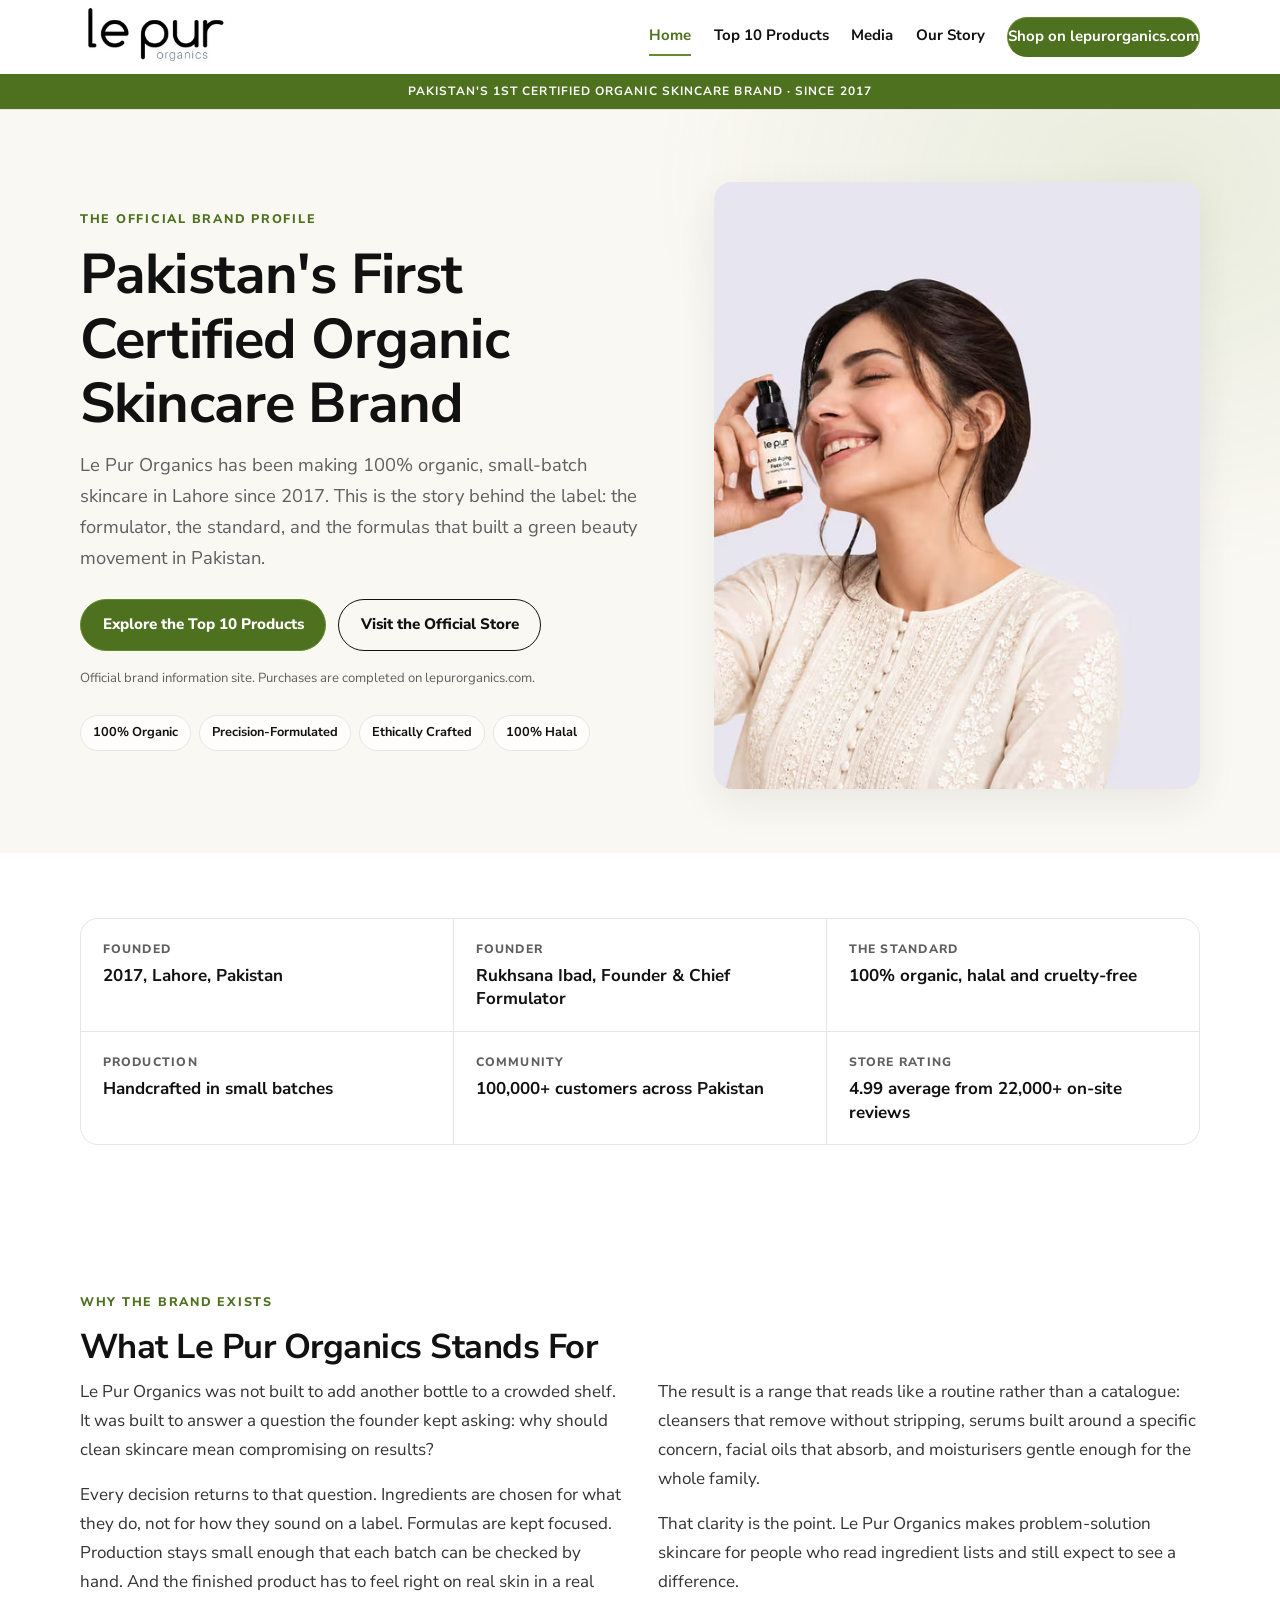
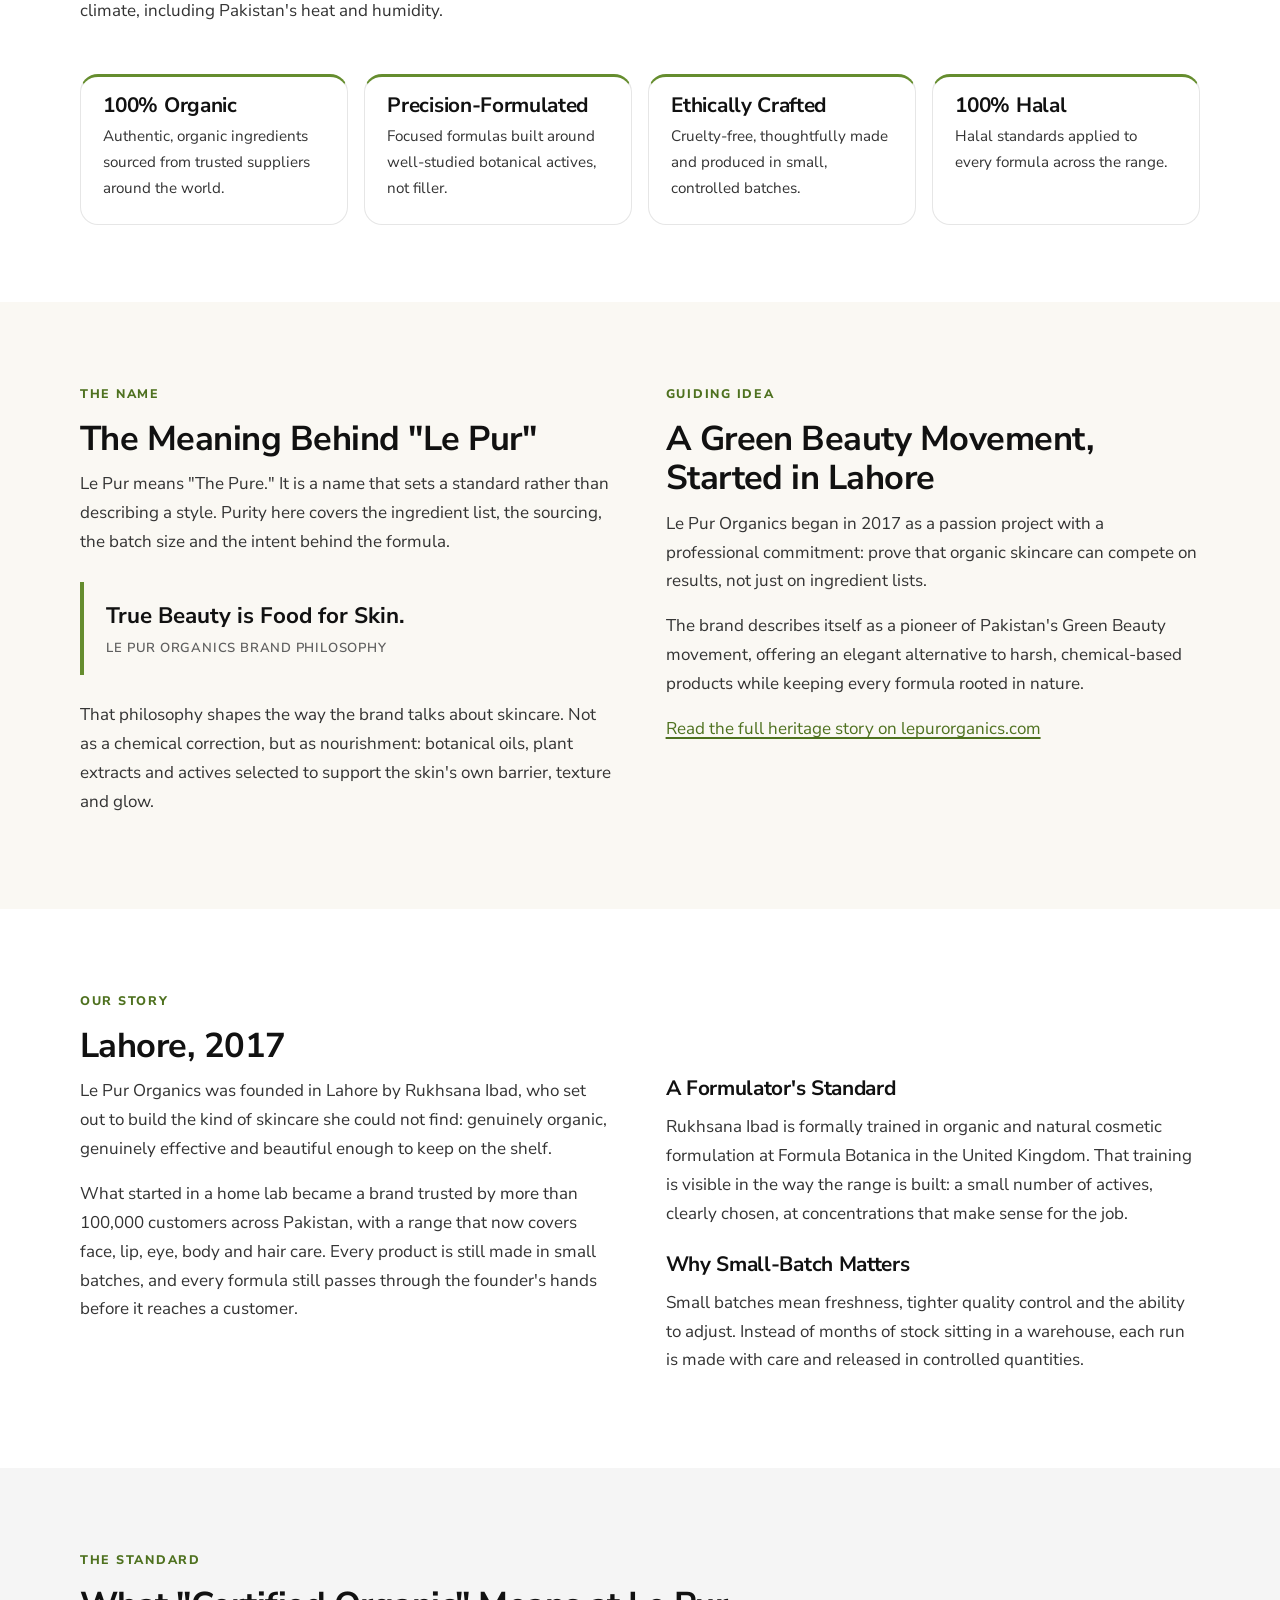
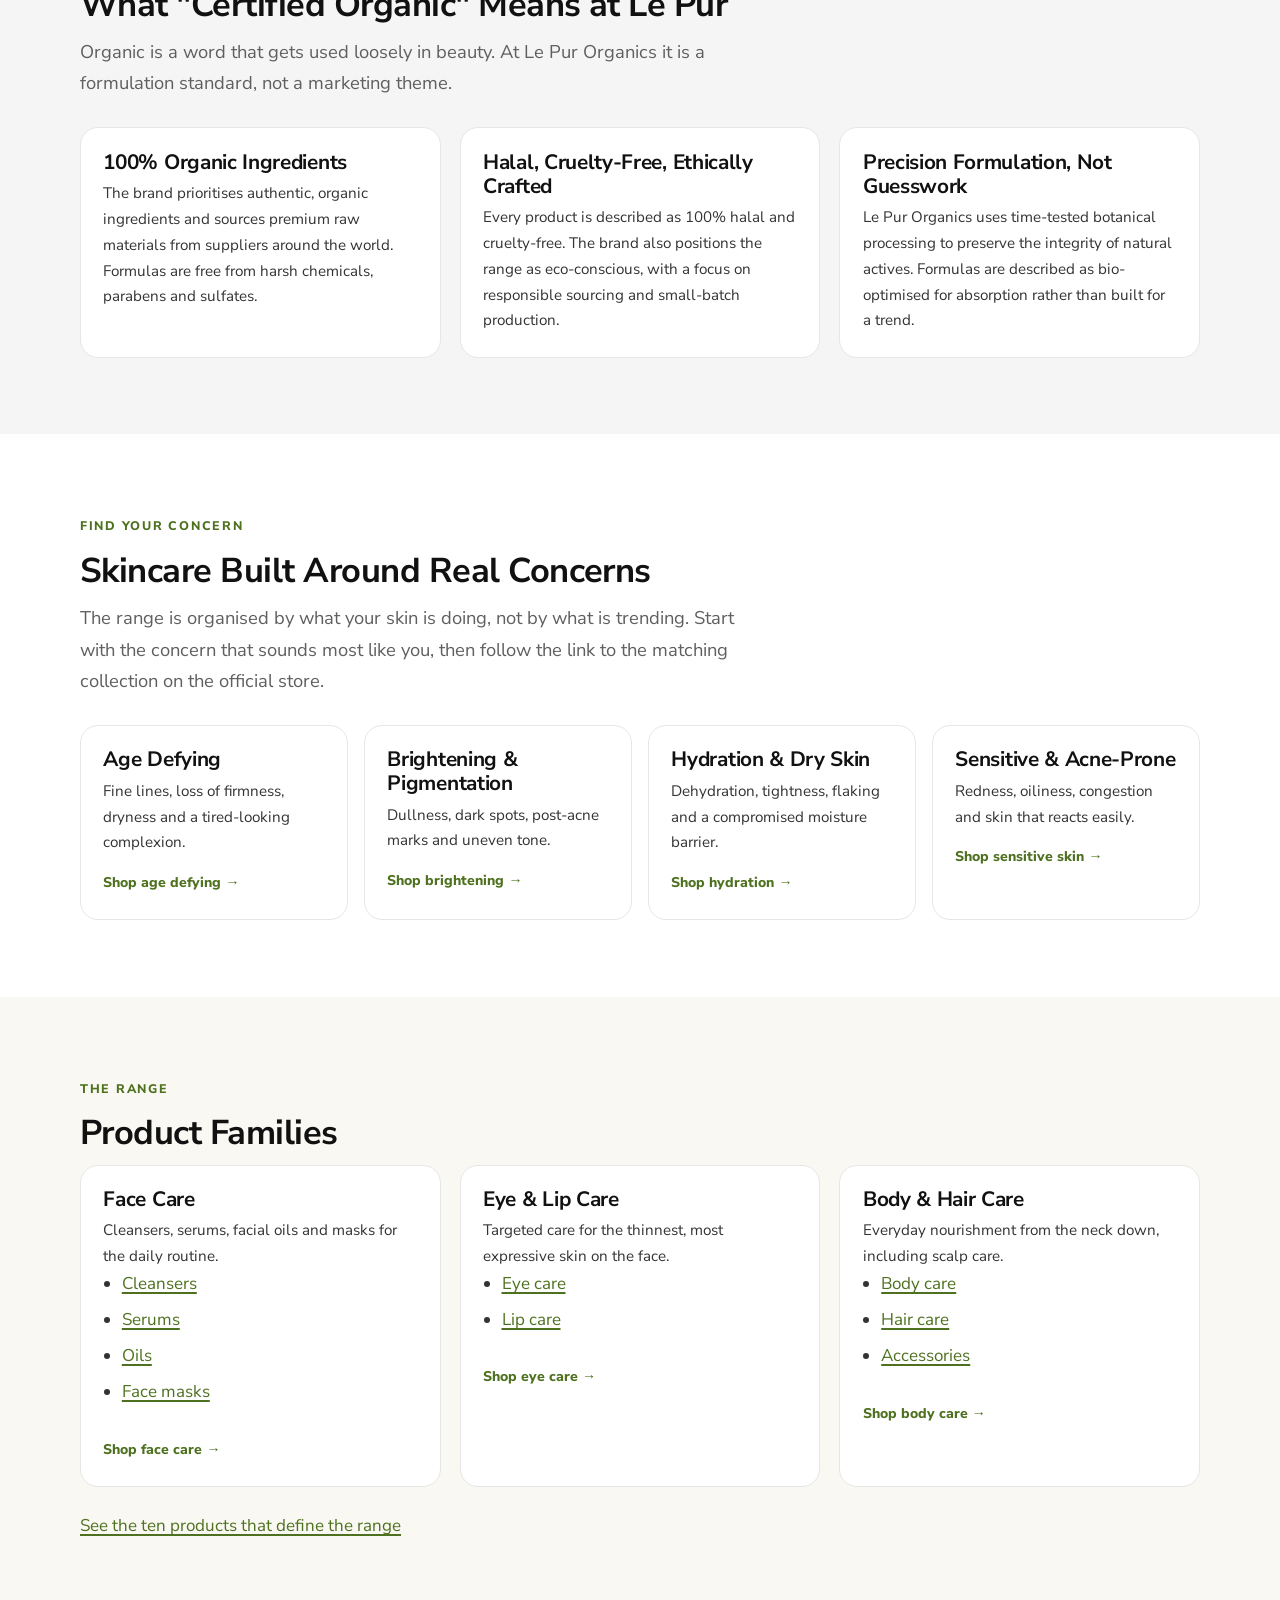
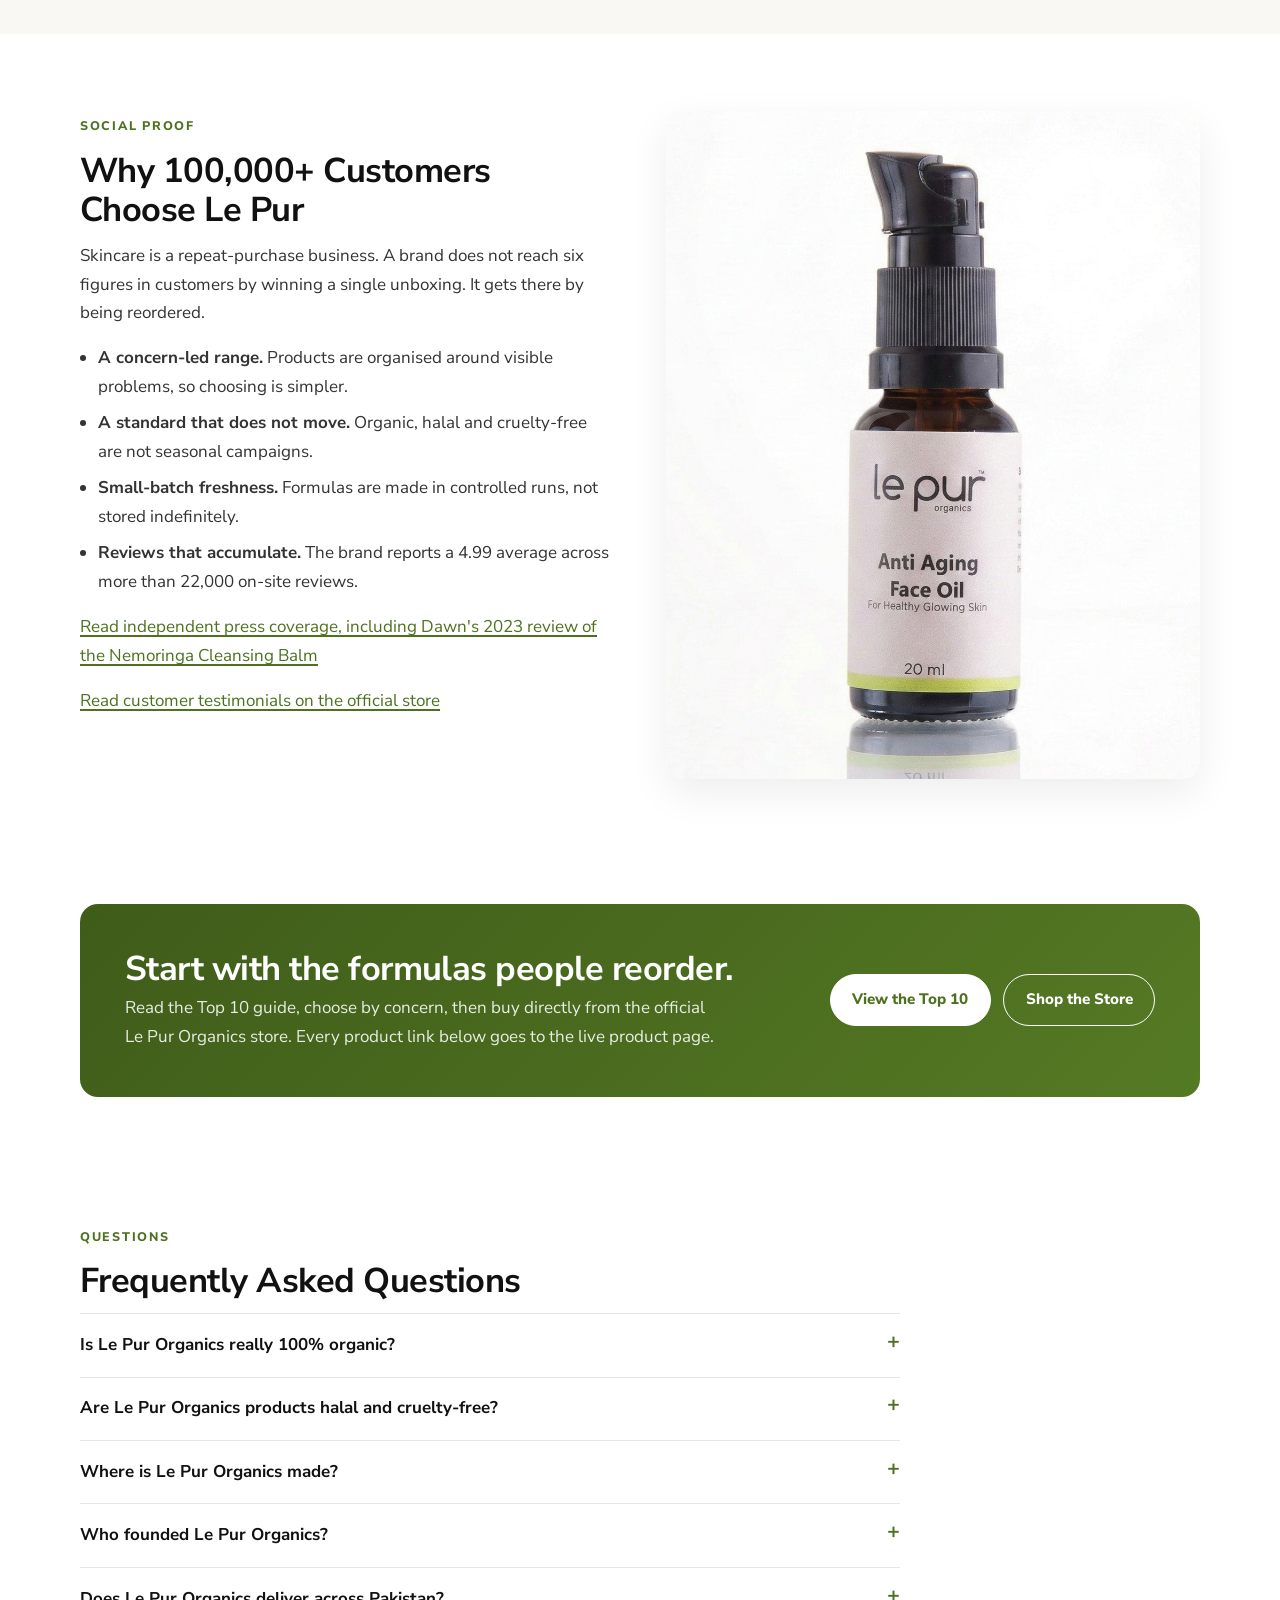
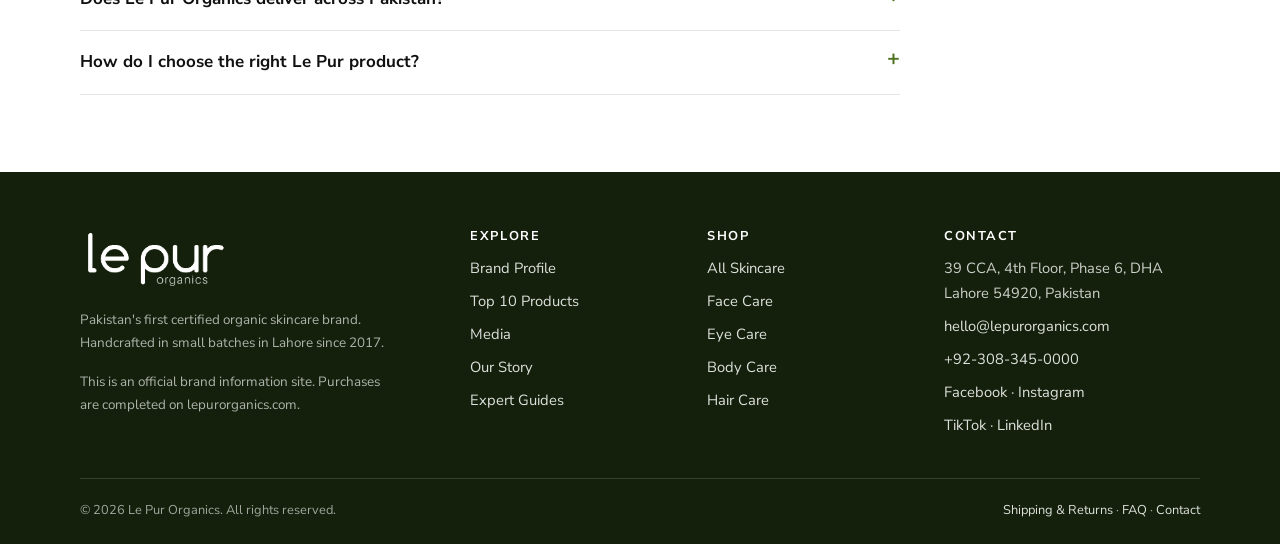
<file: index.html>
<!DOCTYPE html>
<html lang="en">
<head>
  <meta charset="utf-8">
  <meta name="viewport" content="width=device-width, initial-scale=1">
  <title>Le Pur Organics | Certified Organic Skincare in Pakistan</title>
  <meta name="description" content="Le Pur Organics is Pakistan's first certified organic skincare brand. Founded in Lahore in 2017, handcrafted, halal and cruelty-free. Explore the brand.">
  <link rel="canonical" href="https://lepurorganics.github.io/organic_skincare/">
  <meta name="robots" content="index,follow,max-image-preview:large">
  <meta name="theme-color" content="#658d2e">
  <meta property="og:type" content="website">
  <meta property="og:site_name" content="Le Pur Organics">
  <meta property="og:title" content="Le Pur Organics | Certified Organic Skincare in Pakistan">
  <meta property="og:description" content="Pakistan's first certified organic skincare brand, handcrafted in Lahore since 2017. Explore the story, the standard and the signature products.">
  <meta property="og:url" content="https://lepurorganics.github.io/organic_skincare/">
  <meta property="og:image" content="https://lepurorganics.github.io/organic_skincare/assets/og-image.jpg">
  <meta property="og:image:width" content="1200">
  <meta property="og:image:height" content="630">
  <meta property="og:locale" content="en_PK">
  <meta name="twitter:card" content="summary_large_image">
  <meta name="twitter:title" content="Le Pur Organics | Certified Organic Skincare in Pakistan">
  <meta name="twitter:description" content="Pakistan's first certified organic skincare brand, handcrafted in Lahore since 2017.">
  <meta name="twitter:image" content="https://lepurorganics.github.io/organic_skincare/assets/og-image.jpg">
  <link rel="icon" href="assets/favicon.png" sizes="64x64" type="image/png">
  <link rel="apple-touch-icon" href="assets/apple-touch-icon.png">
  <link rel="preload" href="assets/fonts/nunito-sans-latin.woff2" as="font" type="font/woff2" crossorigin>
  <link rel="stylesheet" href="style.css">
  <script type="application/ld+json">
  {
    "@context": "https://schema.org",
    "@graph": [
      {
        "@type": "Organization",
        "@id": "https://lepurorganics.com/#organization",
        "name": "Le Pur Organics",
        "alternateName": "Le Pur",
        "url": "https://lepurorganics.com/",
        "logo": "https://lepurorganics.com/cdn/shop/files/LePur-Website-Logo.png",
        "description": "Pakistan's first certified organic skincare brand, founded in Lahore in 2017. Handcrafted in small batches, 100% halal and cruelty-free.",
        "foundingDate": "2017",
        "founder": {
          "@type": "Person",
          "name": "Rukhsana Ibad",
          "jobTitle": "Founder & Chief Formulator"
        },
        "address": {
          "@type": "PostalAddress",
          "streetAddress": "39 CCA, 4th Floor, Phase 6, DHA",
          "addressLocality": "Lahore",
          "postalCode": "54920",
          "addressCountry": "PK"
        },
        "email": "hello@lepurorganics.com",
        "telephone": "+92-308-345-0000",
        "sameAs": [
          "https://www.facebook.com/lepurorganics",
          "https://www.instagram.com/lepurorganics/",
          "https://www.tiktok.com/@lepurorganics",
          "https://www.linkedin.com/in/lepurorganics/"
        ]
      },
      {
        "@type": "WebSite",
        "@id": "https://lepurorganics.github.io/organic_skincare/#website",
        "url": "https://lepurorganics.github.io/organic_skincare/",
        "name": "Le Pur Organics Brand Hub",
        "publisher": { "@id": "https://lepurorganics.com/#organization" },
        "inLanguage": "en"
      },
      {
        "@type": "WebPage",
        "@id": "https://lepurorganics.github.io/organic_skincare/#webpage",
        "url": "https://lepurorganics.github.io/organic_skincare/",
        "name": "Le Pur Organics | Certified Organic Skincare in Pakistan",
        "description": "The official brand profile of Le Pur Organics: Pakistan's first certified organic skincare brand, founded in Lahore in 2017.",
        "isPartOf": { "@id": "https://lepurorganics.github.io/organic_skincare/#website" },
        "about": { "@id": "https://lepurorganics.com/#organization" },
        "inLanguage": "en",
        "primaryImageOfPage": {
          "@type": "ImageObject",
          "url": "https://lepurorganics.github.io/organic_skincare/assets/og-image.jpg"
        }
      },
      {
        "@type": "FAQPage",
        "@id": "https://lepurorganics.github.io/organic_skincare/#faq",
        "mainEntity": [
          {
            "@type": "Question",
            "name": "Is Le Pur Organics really 100% organic?",
            "acceptedAnswer": {
              "@type": "Answer",
              "text": "Le Pur Organics builds its range around 100% authentic, organic ingredients and states that its formulas are free from harsh chemicals, parabens and sulfates. The brand sources premium organic ingredients from suppliers around the world and makes every product in small batches."
            }
          },
          {
            "@type": "Question",
            "name": "Are Le Pur Organics products halal and cruelty-free?",
            "acceptedAnswer": {
              "@type": "Answer",
              "text": "Yes. Le Pur Organics describes its skincare as 100% halal and cruelty-free, and says its products are ethically crafted rather than tested on animals."
            }
          },
          {
            "@type": "Question",
            "name": "Where is Le Pur Organics made?",
            "acceptedAnswer": {
              "@type": "Answer",
              "text": "Every formula is handcrafted in small batches in Lahore, Pakistan, where the brand was founded in 2017. Its office and studio are at 39 CCA, 4th Floor, Phase 6, DHA, Lahore."
            }
          },
          {
            "@type": "Question",
            "name": "Who founded Le Pur Organics?",
            "acceptedAnswer": {
              "@type": "Answer",
              "text": "Rukhsana Ibad founded Le Pur Organics in 2017 and serves as Founder and Chief Formulator. She is formally trained in organic and natural cosmetic formulation at Formula Botanica in the United Kingdom."
            }
          },
          {
            "@type": "Question",
            "name": "Does Le Pur Organics deliver across Pakistan?",
            "acceptedAnswer": {
              "@type": "Answer",
              "text": "Yes. The official store delivers nationwide, usually within two to five working days. Free delivery is currently offered on orders over PKR 3,000; check lepurorganics.com for current charges and offers."
            }
          },
          {
            "@type": "Question",
            "name": "How do I choose the right Le Pur product?",
            "acceptedAnswer": {
              "@type": "Answer",
              "text": "Start with your main concern: fine lines, pigmentation, dehydration, sensitivity or oily and acne-prone skin. The Top 10 product guide explains what each formula is best for and links to the official product page."
            }
          }
        ]
      }
    ]
  }
  </script>
</head>
<body>
  <a class="skip-link" href="#main">Skip to content</a>

  <header class="site-header">
    <div class="wrap header-inner">
      <a class="brand" href="./" aria-label="Le Pur Organics brand hub home">
        <img src="assets/logo.png" alt="Le Pur Organics" width="219" height="96">
      </a>
      <button class="nav-toggle" type="button" aria-expanded="false" aria-controls="primary-nav">Menu</button>
      <nav class="nav" id="primary-nav" aria-label="Primary">
        <a href="./" aria-current="page">Home</a>
        <a href="signature-products.html">Top 10 Products</a>
        <a href="media.html">Media</a>
        <a href="https://lepurorganics.com/pages/heritage-history">Our Story</a>
        <a class="btn btn-sm" href="https://lepurorganics.com/collections/all">Shop on lepurorganics.com</a>
      </nav>
    </div>
    <div class="brand-strip">Pakistan's 1st Certified Organic Skincare Brand · Since 2017</div>
  </header>

  <main id="main">
    <section class="hero">
      <div class="wrap hero-grid">
        <div>
          <p class="eyebrow">The Official Brand Profile</p>
          <h1>Pakistan's First Certified Organic Skincare Brand</h1>
          <p class="lede">Le Pur Organics has been making 100% organic, small-batch skincare in Lahore since 2017. This is the story behind the label: the formulator, the standard, and the formulas that built a green beauty movement in Pakistan.</p>
          <div class="btn-row">
            <a class="btn" href="signature-products.html">Explore the Top 10 Products</a>
            <a class="btn btn-secondary" href="https://lepurorganics.com/collections/all">Visit the Official Store</a>
          </div>
          <p class="disclosure-inline">Official brand information site. Purchases are completed on lepurorganics.com.</p>
          <ul class="hero-proof">
            <li>100% Organic</li>
            <li>Precision-Formulated</li>
            <li>Ethically Crafted</li>
            <li>100% Halal</li>
          </ul>
        </div>
        <div class="hero-media">
          <img src="assets/hero.avif" alt="Two models using Le Pur Organics skincare, including Age Defying Face Oil" width="1200" height="675" fetchpriority="high">
        </div>
      </div>
    </section>

    <div class="section-tight">
      <div class="wrap">
        <dl class="facts">
          <div class="fact">
            <dt>Founded</dt>
            <dd>2017, Lahore, Pakistan</dd>
          </div>
          <div class="fact">
            <dt>Founder</dt>
            <dd>Rukhsana Ibad, Founder &amp; Chief Formulator</dd>
          </div>
          <div class="fact">
            <dt>The Standard</dt>
            <dd>100% organic, halal and cruelty-free</dd>
          </div>
          <div class="fact">
            <dt>Production</dt>
            <dd>Handcrafted in small batches</dd>
          </div>
          <div class="fact">
            <dt>Community</dt>
            <dd>100,000+ customers across Pakistan</dd>
          </div>
          <div class="fact">
            <dt>Store Rating</dt>
            <dd>4.99 average from 22,000+ on-site reviews</dd>
          </div>
        </dl>
      </div>
    </div>

    <section class="section">
      <div class="wrap">
        <p class="eyebrow">Why The Brand Exists</p>
        <h2>What Le Pur Organics Stands For</h2>
        <div class="grid-2">
          <div>
            <p>Le Pur Organics was not built to add another bottle to a crowded shelf. It was built to answer a question the founder kept asking: why should clean skincare mean compromising on results?</p>
            <p>Every decision returns to that question. Ingredients are chosen for what they do, not for how they sound on a label. Formulas are kept focused. Production stays small enough that each batch can be checked by hand. And the finished product has to feel right on real skin in a real climate, including Pakistan's heat and humidity.</p>
          </div>
          <div>
            <p>The result is a range that reads like a routine rather than a catalogue: cleansers that remove without stripping, serums built around a specific concern, facial oils that absorb, and moisturisers gentle enough for the whole family.</p>
            <p>That clarity is the point. Le Pur Organics makes problem-solution skincare for people who read ingredient lists and still expect to see a difference.</p>
          </div>
        </div>
        <div class="grid-4" style="margin-top: 2rem;">
          <article class="card pillar">
            <h3>100% Organic</h3>
            <p>Authentic, organic ingredients sourced from trusted suppliers around the world.</p>
          </article>
          <article class="card pillar">
            <h3>Precision-Formulated</h3>
            <p>Focused formulas built around well-studied botanical actives, not filler.</p>
          </article>
          <article class="card pillar">
            <h3>Ethically Crafted</h3>
            <p>Cruelty-free, thoughtfully made and produced in small, controlled batches.</p>
          </article>
          <article class="card pillar">
            <h3>100% Halal</h3>
            <p>Halal standards applied to every formula across the range.</p>
          </article>
        </div>
      </div>
    </section>

    <section class="section section-cream">
      <div class="wrap">
        <div class="story-grid">
          <div>
            <p class="eyebrow">The Name</p>
            <h2>The Meaning Behind "Le Pur"</h2>
            <p>Le Pur means "The Pure." It is a name that sets a standard rather than describing a style. Purity here covers the ingredient list, the sourcing, the batch size and the intent behind the formula.</p>
            <blockquote class="quote">True Beauty is Food for Skin.<cite>Le Pur Organics brand philosophy</cite></blockquote>
            <p>That philosophy shapes the way the brand talks about skincare. Not as a chemical correction, but as nourishment: botanical oils, plant extracts and actives selected to support the skin's own barrier, texture and glow.</p>
          </div>
          <div>
            <p class="eyebrow">Guiding Idea</p>
            <h2>A Green Beauty Movement, Started in Lahore</h2>
            <p>Le Pur Organics began in 2017 as a passion project with a professional commitment: prove that organic skincare can compete on results, not just on ingredient lists.</p>
            <p>The brand describes itself as a pioneer of Pakistan's Green Beauty movement, offering an elegant alternative to harsh, chemical-based products while keeping every formula rooted in nature.</p>
            <p><a href="https://lepurorganics.com/pages/heritage-history">Read the full heritage story on lepurorganics.com</a></p>
          </div>
        </div>
      </div>
    </section>

    <section class="section">
      <div class="wrap">
        <p class="eyebrow">Our Story</p>
        <h2>Lahore, 2017</h2>
        <div class="story-grid">
          <div>
            <p>Le Pur Organics was founded in Lahore by Rukhsana Ibad, who set out to build the kind of skincare she could not find: genuinely organic, genuinely effective and beautiful enough to keep on the shelf.</p>
            <p>What started in a home lab became a brand trusted by more than 100,000 customers across Pakistan, with a range that now covers face, lip, eye, body and hair care. Every product is still made in small batches, and every formula still passes through the founder's hands before it reaches a customer.</p>
          </div>
          <div>
            <h3>A Formulator's Standard</h3>
            <p>Rukhsana Ibad is formally trained in organic and natural cosmetic formulation at Formula Botanica in the United Kingdom. That training is visible in the way the range is built: a small number of actives, clearly chosen, at concentrations that make sense for the job.</p>
            <h3>Why Small-Batch Matters</h3>
            <p>Small batches mean freshness, tighter quality control and the ability to adjust. Instead of months of stock sitting in a warehouse, each run is made with care and released in controlled quantities.</p>
          </div>
        </div>
      </div>
    </section>

    <section class="section section-light">
      <div class="wrap">
        <p class="eyebrow">The Standard</p>
        <h2>What "Certified Organic" Means at Le Pur</h2>
        <p class="lede">Organic is a word that gets used loosely in beauty. At Le Pur Organics it is a formulation standard, not a marketing theme.</p>
        <div class="grid-3" style="margin-top: 1.8rem;">
          <article class="card">
            <h3>100% Organic Ingredients</h3>
            <p>The brand prioritises authentic, organic ingredients and sources premium raw materials from suppliers around the world. Formulas are free from harsh chemicals, parabens and sulfates.</p>
          </article>
          <article class="card">
            <h3>Halal, Cruelty-Free, Ethically Crafted</h3>
            <p>Every product is described as 100% halal and cruelty-free. The brand also positions the range as eco-conscious, with a focus on responsible sourcing and small-batch production.</p>
          </article>
          <article class="card">
            <h3>Precision Formulation, Not Guesswork</h3>
            <p>Le Pur Organics uses time-tested botanical processing to preserve the integrity of natural actives. Formulas are described as bio-optimised for absorption rather than built for a trend.</p>
          </article>
        </div>
      </div>
    </section>

    <section class="section">
      <div class="wrap">
        <p class="eyebrow">Find Your Concern</p>
        <h2>Skincare Built Around Real Concerns</h2>
        <p class="lede">The range is organised by what your skin is doing, not by what is trending. Start with the concern that sounds most like you, then follow the link to the matching collection on the official store.</p>
        <div class="grid-4" style="margin-top: 1.8rem;">
          <article class="card">
            <h3>Age Defying</h3>
            <p>Fine lines, loss of firmness, dryness and a tired-looking complexion.</p>
            <a class="card-link" href="https://lepurorganics.com/collections/age-defying">Shop age defying</a>
          </article>
          <article class="card">
            <h3>Brightening &amp; Pigmentation</h3>
            <p>Dullness, dark spots, post-acne marks and uneven tone.</p>
            <a class="card-link" href="https://lepurorganics.com/collections/brightness-pigmentation">Shop brightening</a>
          </article>
          <article class="card">
            <h3>Hydration &amp; Dry Skin</h3>
            <p>Dehydration, tightness, flaking and a compromised moisture barrier.</p>
            <a class="card-link" href="https://lepurorganics.com/collections/dry-dehydrated-skin">Shop hydration</a>
          </article>
          <article class="card">
            <h3>Sensitive &amp; Acne-Prone</h3>
            <p>Redness, oiliness, congestion and skin that reacts easily.</p>
            <a class="card-link" href="https://lepurorganics.com/collections/sensitive-skin">Shop sensitive skin</a>
          </article>
        </div>
      </div>
    </section>

    <section class="section section-cream">
      <div class="wrap">
        <p class="eyebrow">The Range</p>
        <h2>Product Families</h2>
        <div class="grid-3">
          <article class="card">
            <h3>Face Care</h3>
            <p>Cleansers, serums, facial oils and masks for the daily routine.</p>
            <ul>
              <li><a href="https://lepurorganics.com/collections/cleansers">Cleansers</a></li>
              <li><a href="https://lepurorganics.com/collections/serum">Serums</a></li>
              <li><a href="https://lepurorganics.com/collections/oils">Oils</a></li>
              <li><a href="https://lepurorganics.com/collections/face-mask">Face masks</a></li>
            </ul>
            <a class="card-link" href="https://lepurorganics.com/collections/face-care">Shop face care</a>
          </article>
          <article class="card">
            <h3>Eye &amp; Lip Care</h3>
            <p>Targeted care for the thinnest, most expressive skin on the face.</p>
            <ul>
              <li><a href="https://lepurorganics.com/collections/eye-care">Eye care</a></li>
              <li><a href="https://lepurorganics.com/collections/lip-care">Lip care</a></li>
            </ul>
            <a class="card-link" href="https://lepurorganics.com/collections/eye-care">Shop eye care</a>
          </article>
          <article class="card">
            <h3>Body &amp; Hair Care</h3>
            <p>Everyday nourishment from the neck down, including scalp care.</p>
            <ul>
              <li><a href="https://lepurorganics.com/collections/body-care">Body care</a></li>
              <li><a href="https://lepurorganics.com/collections/hair-care">Hair care</a></li>
              <li><a href="https://lepurorganics.com/collections/accessories">Accessories</a></li>
            </ul>
            <a class="card-link" href="https://lepurorganics.com/collections/body-care">Shop body care</a>
          </article>
        </div>
        <p style="margin-top: 1.6rem;"><a href="signature-products.html">See the ten products that define the range</a></p>
      </div>
    </section>

    <section class="section">
      <div class="wrap">
        <div class="story-grid">
          <div>
            <p class="eyebrow">Social Proof</p>
            <h2>Why 100,000+ Customers Choose Le Pur</h2>
            <p>Skincare is a repeat-purchase business. A brand does not reach six figures in customers by winning a single unboxing. It gets there by being reordered.</p>
            <ul>
              <li><strong>A concern-led range.</strong> Products are organised around visible problems, so choosing is simpler.</li>
              <li><strong>A standard that does not move.</strong> Organic, halal and cruelty-free are not seasonal campaigns.</li>
              <li><strong>Small-batch freshness.</strong> Formulas are made in controlled runs, not stored indefinitely.</li>
              <li><strong>Reviews that accumulate.</strong> The brand reports a 4.99 average across more than 22,000 on-site reviews.</li>
            </ul>
            <p><a href="media.html">Read independent press coverage, including Dawn's 2023 review of the Nemoringa Cleansing Balm</a></p>
            <p><a href="https://lepurorganics.com/pages/client-testimonials">Read customer testimonials on the official store</a></p>
          </div>
          <div class="hero-media">
            <img src="assets/age-defying-face-oil.jpg" alt="Age Defying Face Oil by Le Pur Organics with sea buckthorn and CoQ10" width="1000" height="1361" loading="lazy">
          </div>
        </div>
      </div>
    </section>

    <section class="section-tight">
      <div class="wrap">
        <div class="cta-band split-cta">
          <div>
            <h2>Start with the formulas people reorder.</h2>
            <p>Read the Top 10 guide, choose by concern, then buy directly from the official Le Pur Organics store. Every product link below goes to the live product page.</p>
          </div>
          <div class="btn-row" style="margin-top: 0;">
            <a class="btn" href="signature-products.html">View the Top 10</a>
            <a class="btn btn-secondary" href="https://lepurorganics.com/collections/all" style="background: transparent; border-color: #fff; color: #fff;">Shop the Store</a>
          </div>
        </div>
      </div>
    </section>

    <section class="section">
      <div class="wrap">
        <p class="eyebrow">Questions</p>
        <h2>Frequently Asked Questions</h2>
        <div class="faq">
          <details>
            <summary>Is Le Pur Organics really 100% organic?</summary>
            <p>Le Pur Organics builds its range around 100% authentic, organic ingredients and states that its formulas are free from harsh chemicals, parabens and sulfates. The brand sources premium organic ingredients from suppliers around the world and makes every product in small batches.</p>
          </details>
          <details>
            <summary>Are Le Pur Organics products halal and cruelty-free?</summary>
            <p>Yes. Le Pur Organics describes its skincare as 100% halal and cruelty-free, and says its products are ethically crafted rather than tested on animals.</p>
          </details>
          <details>
            <summary>Where is Le Pur Organics made?</summary>
            <p>Every formula is handcrafted in small batches in Lahore, Pakistan, where the brand was founded in 2017. Its office and studio are at 39 CCA, 4th Floor, Phase 6, DHA, Lahore.</p>
          </details>
          <details>
            <summary>Who founded Le Pur Organics?</summary>
            <p>Rukhsana Ibad founded Le Pur Organics in 2017 and serves as Founder and Chief Formulator. She is formally trained in organic and natural cosmetic formulation at Formula Botanica in the United Kingdom.</p>
          </details>
          <details>
            <summary>Does Le Pur Organics deliver across Pakistan?</summary>
            <p>Yes. The official store delivers nationwide, usually within two to five working days. Free delivery is currently offered on orders over PKR 3,000; check lepurorganics.com for current charges and offers.</p>
          </details>
          <details>
            <summary>How do I choose the right Le Pur product?</summary>
            <p>Start with your main concern: fine lines, pigmentation, dehydration, sensitivity or oily and acne-prone skin. The Top 10 product guide explains what each formula is best for and links to the official product page.</p>
          </details>
        </div>
      </div>
    </section>
  </main>

  <footer class="site-footer">
    <div class="wrap">
      <div class="footer-grid">
        <div>
          <img class="footer-logo" src="assets/logo-white.png" alt="Le Pur Organics" width="219" height="96" loading="lazy">
          <p class="footer-note">Pakistan's first certified organic skincare brand. Handcrafted in small batches in Lahore since 2017.</p>
          <p class="footer-note">This is an official brand information site. Purchases are completed on lepurorganics.com.</p>
        </div>
        <div>
          <h2>Explore</h2>
          <ul>
            <li><a href="./">Brand Profile</a></li>
            <li><a href="signature-products.html">Top 10 Products</a></li>
            <li><a href="media.html">Media</a></li>
            <li><a href="https://lepurorganics.com/pages/heritage-history">Our Story</a></li>
            <li><a href="https://organic-skincare.lepurorganics.com/">Expert Guides</a></li>
          </ul>
        </div>
        <div>
          <h2>Shop</h2>
          <ul>
            <li><a href="https://lepurorganics.com/collections/all">All Skincare</a></li>
            <li><a href="https://lepurorganics.com/collections/face-care">Face Care</a></li>
            <li><a href="https://lepurorganics.com/collections/eye-care">Eye Care</a></li>
            <li><a href="https://lepurorganics.com/collections/body-care">Body Care</a></li>
            <li><a href="https://lepurorganics.com/collections/hair-care">Hair Care</a></li>
          </ul>
        </div>
        <div>
          <h2>Contact</h2>
          <ul>
            <li>39 CCA, 4th Floor, Phase 6, DHA<br>Lahore 54920, Pakistan</li>
            <li><a href="mailto:hello@lepurorganics.com">hello@lepurorganics.com</a></li>
            <li><a href="tel:+923083450000">+92-308-345-0000</a></li>
            <li><a href="https://www.facebook.com/lepurorganics">Facebook</a> · <a href="https://www.instagram.com/lepurorganics/">Instagram</a></li>
            <li><a href="https://www.tiktok.com/@lepurorganics">TikTok</a> · <a href="https://www.linkedin.com/in/lepurorganics/">LinkedIn</a></li>
          </ul>
        </div>
      </div>
      <div class="footer-bottom">
        <p>&copy; <span id="year">2026</span> Le Pur Organics. All rights reserved.</p>
        <p><a href="https://lepurorganics.com/pages/shipping-returns">Shipping &amp; Returns</a> · <a href="https://lepurorganics.com/pages/faq">FAQ</a> · <a href="https://lepurorganics.com/pages/contact">Contact</a></p>
      </div>
    </div>
  </footer>

  <script src="script.js" defer></script>
</body>
</html>
</file>
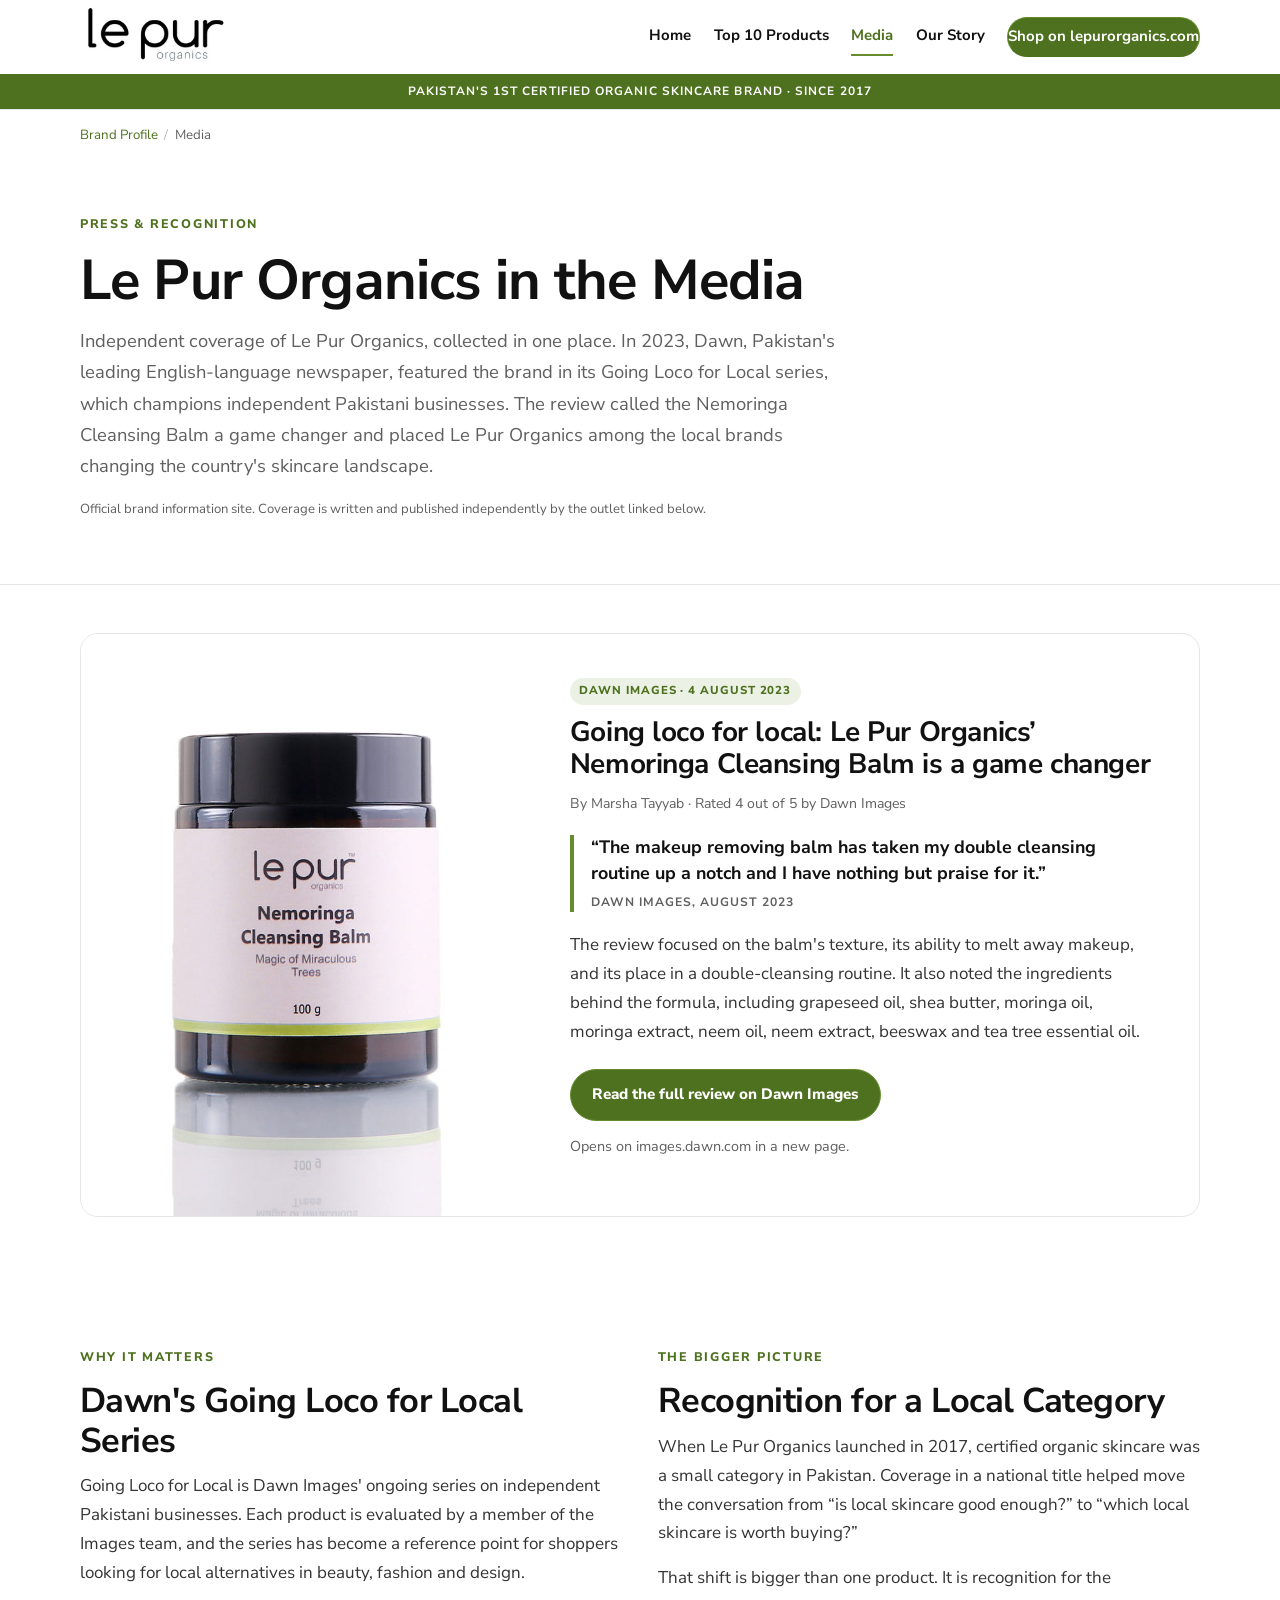
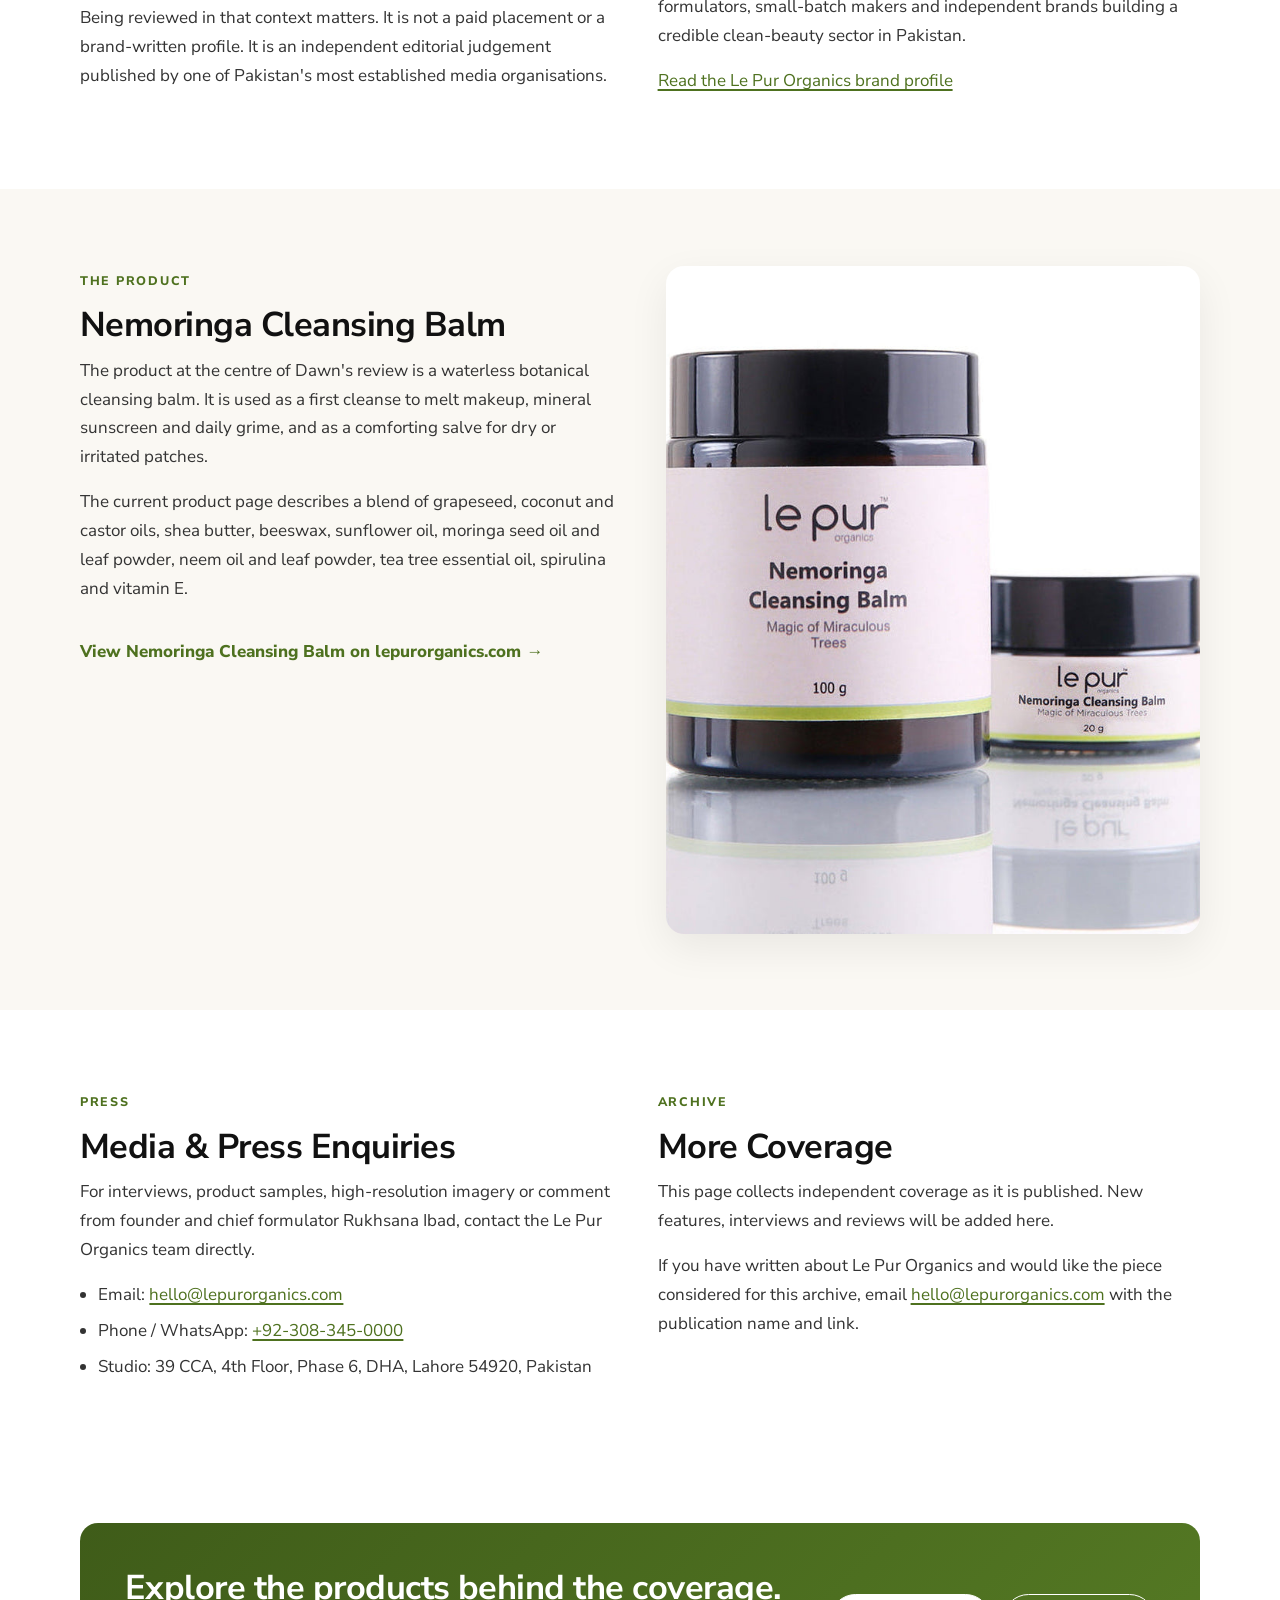
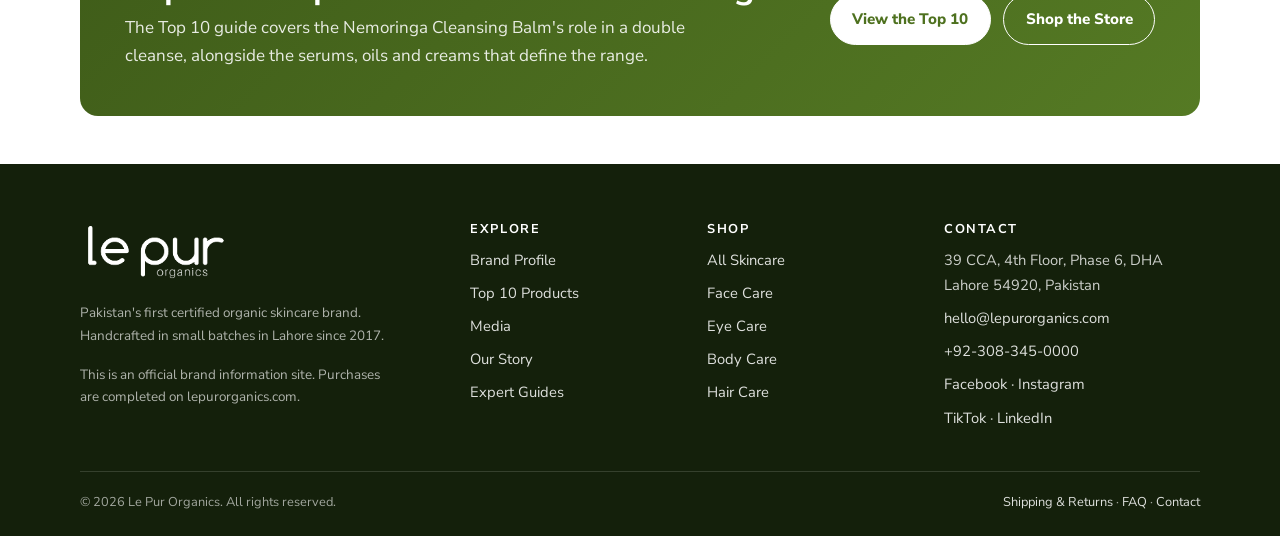
<file: media.html>
<!DOCTYPE html>
<html lang="en">
<head>
  <meta charset="utf-8">
  <meta name="viewport" content="width=device-width, initial-scale=1">
  <title>Le Pur Organics in the Media | Dawn Press Coverage</title>
  <meta name="description" content="Le Pur Organics in the press. Dawn, Pakistan's leading English newspaper, featured the brand and its Nemoringa Cleansing Balm in 2023. Read the coverage.">
  <link rel="canonical" href="https://lepurorganics.github.io/organic_skincare/media.html">
  <meta name="robots" content="index,follow,max-image-preview:large">
  <meta name="theme-color" content="#658d2e">
  <meta property="og:type" content="article">
  <meta property="og:site_name" content="Le Pur Organics">
  <meta property="og:title" content="Le Pur Organics in the Media | Dawn Press Coverage">
  <meta property="og:description" content="Dawn featured Le Pur Organics and its Nemoringa Cleansing Balm in 2023. Read the coverage and the story behind the review.">
  <meta property="og:url" content="https://lepurorganics.github.io/organic_skincare/media.html">
  <meta property="og:image" content="https://lepurorganics.github.io/organic_skincare/assets/og-image.jpg">
  <meta property="og:image:width" content="1200">
  <meta property="og:image:height" content="630">
  <meta property="og:locale" content="en_PK">
  <meta name="twitter:card" content="summary_large_image">
  <meta name="twitter:title" content="Le Pur Organics in the Media | Dawn Press Coverage">
  <meta name="twitter:description" content="Dawn featured Le Pur Organics and its Nemoringa Cleansing Balm in 2023. Read the coverage.">
  <meta name="twitter:image" content="https://lepurorganics.github.io/organic_skincare/assets/og-image.jpg">
  <link rel="icon" href="assets/favicon.png" sizes="64x64" type="image/png">
  <link rel="apple-touch-icon" href="assets/apple-touch-icon.png">
  <link rel="preload" href="assets/fonts/nunito-sans-latin.woff2" as="font" type="font/woff2" crossorigin>
  <link rel="stylesheet" href="style.css">
  <script type="application/ld+json">
  {
    "@context": "https://schema.org",
    "@graph": [
      {
        "@type": "WebPage",
        "@id": "https://lepurorganics.github.io/organic_skincare/media.html#webpage",
        "url": "https://lepurorganics.github.io/organic_skincare/media.html",
        "name": "Le Pur Organics in the Media | Dawn Press Coverage",
        "description": "Independent press coverage of Le Pur Organics, including Dawn's 2023 review of the Nemoringa Cleansing Balm.",
        "isPartOf": { "@id": "https://lepurorganics.github.io/organic_skincare/#website" },
        "about": { "@id": "https://lepurorganics.com/#organization" },
        "inLanguage": "en",
        "primaryImageOfPage": {
          "@type": "ImageObject",
          "url": "https://lepurorganics.github.io/organic_skincare/assets/nemoringa-cleansing-balm.jpg"
        }
      },
      {
        "@type": "BreadcrumbList",
        "@id": "https://lepurorganics.github.io/organic_skincare/media.html#breadcrumb",
        "itemListElement": [
          {
            "@type": "ListItem",
            "position": 1,
            "name": "Brand Profile",
            "item": "https://lepurorganics.github.io/organic_skincare/"
          },
          {
            "@type": "ListItem",
            "position": 2,
            "name": "Media",
            "item": "https://lepurorganics.github.io/organic_skincare/media.html"
          }
        ]
      },
      {
        "@type": "ItemList",
        "@id": "https://lepurorganics.github.io/organic_skincare/media.html#coverage",
        "name": "Le Pur Organics press coverage",
        "itemListElement": [
          {
            "@type": "ListItem",
            "position": 1,
            "item": {
              "@type": "NewsArticle",
              "headline": "Going loco for local: Le Pur Organics’ Nemoringa Cleansing Balm is a game changer",
              "url": "https://images.dawn.com/news/1191071/going-loco-for-local-le-pur-organics-nemoringa-cleansing-balm-is-a-game-changer",
              "datePublished": "2023-08-04",
              "dateModified": "2023-08-04",
              "author": {
                "@type": "Person",
                "name": "Marsha Tayyab"
              },
              "publisher": {
                "@type": "Organization",
                "name": "Dawn Images",
                "url": "https://images.dawn.com/"
              },
              "about": { "@id": "https://lepurorganics.com/#organization" },
              "image": "https://lepurorganics.github.io/organic_skincare/assets/nemoringa-cleansing-balm.jpg"
            }
          }
        ]
      }
    ]
  }
  </script>
</head>
<body>
  <a class="skip-link" href="#main">Skip to content</a>

  <header class="site-header">
    <div class="wrap header-inner">
      <a class="brand" href="./" aria-label="Le Pur Organics brand hub home">
        <img src="assets/logo.png" alt="Le Pur Organics" width="219" height="96">
      </a>
      <button class="nav-toggle" type="button" aria-expanded="false" aria-controls="primary-nav">Menu</button>
      <nav class="nav" id="primary-nav" aria-label="Primary">
        <a href="./">Home</a>
        <a href="signature-products.html">Top 10 Products</a>
        <a href="media.html" aria-current="page">Media</a>
        <a href="https://lepurorganics.com/pages/heritage-history">Our Story</a>
        <a class="btn btn-sm" href="https://lepurorganics.com/collections/all">Shop on lepurorganics.com</a>
      </nav>
    </div>
    <div class="brand-strip">Pakistan's 1st Certified Organic Skincare Brand · Since 2017</div>
  </header>

  <main id="main">
    <div class="wrap">
      <nav class="breadcrumbs" aria-label="Breadcrumb">
        <ol>
          <li><a href="./">Brand Profile</a></li>
          <li aria-current="page">Media</li>
        </ol>
      </nav>
    </div>

    <section class="page-hero">
      <div class="wrap">
        <p class="eyebrow">Press &amp; Recognition</p>
        <h1>Le Pur Organics in the Media</h1>
        <p class="lede">Independent coverage of Le Pur Organics, collected in one place. In 2023, Dawn, Pakistan's leading English-language newspaper, featured the brand in its Going Loco for Local series, which champions independent Pakistani businesses. The review called the Nemoringa Cleansing Balm a game changer and placed Le Pur Organics among the local brands changing the country's skincare landscape.</p>
        <p class="disclosure-inline">Official brand information site. Coverage is written and published independently by the outlet linked below.</p>
      </div>
    </section>

    <div class="section-tight">
      <div class="wrap">
        <article class="media-feature">
          <div class="media-feature-media">
            <img src="assets/nemoringa-cleansing-balm.jpg" alt="Nemoringa Cleansing Balm by Le Pur Organics" width="827" height="918" loading="lazy">
          </div>
          <div class="media-feature-body">
            <p class="media-source">Dawn Images · 4 August 2023</p>
            <h2><a href="https://images.dawn.com/news/1191071/going-loco-for-local-le-pur-organics-nemoringa-cleansing-balm-is-a-game-changer">Going loco for local: Le Pur Organics’ Nemoringa Cleansing Balm is a game changer</a></h2>
            <p class="media-byline">By Marsha Tayyab · Rated 4 out of 5 by Dawn Images</p>
            <blockquote class="media-quote">“The makeup removing balm has taken my double cleansing routine up a notch and I have nothing but praise for it.”<cite>Dawn Images, August 2023</cite></blockquote>
            <p>The review focused on the balm's texture, its ability to melt away makeup, and its place in a double-cleansing routine. It also noted the ingredients behind the formula, including grapeseed oil, shea butter, moringa oil, moringa extract, neem oil, neem extract, beeswax and tea tree essential oil.</p>
            <a class="btn" href="https://images.dawn.com/news/1191071/going-loco-for-local-le-pur-organics-nemoringa-cleansing-balm-is-a-game-changer">Read the full review on Dawn Images</a>
            <p class="small" style="margin-top: 0.8rem;">Opens on images.dawn.com in a new page.</p>
          </div>
        </article>
      </div>
    </div>

    <section class="section">
      <div class="wrap">
        <div class="grid-2">
          <div>
            <p class="eyebrow">Why It Matters</p>
            <h2>Dawn's Going Loco for Local Series</h2>
            <p>Going Loco for Local is Dawn Images' ongoing series on independent Pakistani businesses. Each product is evaluated by a member of the Images team, and the series has become a reference point for shoppers looking for local alternatives in beauty, fashion and design.</p>
            <p>Being reviewed in that context matters. It is not a paid placement or a brand-written profile. It is an independent editorial judgement published by one of Pakistan's most established media organisations.</p>
          </div>
          <div>
            <p class="eyebrow">The Bigger Picture</p>
            <h2>Recognition for a Local Category</h2>
            <p>When Le Pur Organics launched in 2017, certified organic skincare was a small category in Pakistan. Coverage in a national title helped move the conversation from “is local skincare good enough?” to “which local skincare is worth buying?”</p>
            <p>That shift is bigger than one product. It is recognition for the formulators, small-batch makers and independent brands building a credible clean-beauty sector in Pakistan.</p>
            <p><a href="./">Read the Le Pur Organics brand profile</a></p>
          </div>
        </div>
      </div>
    </section>

    <section class="section section-cream">
      <div class="wrap">
        <div class="story-grid">
          <div>
            <p class="eyebrow">The Product</p>
            <h2>Nemoringa Cleansing Balm</h2>
            <p>The product at the centre of Dawn's review is a waterless botanical cleansing balm. It is used as a first cleanse to melt makeup, mineral sunscreen and daily grime, and as a comforting salve for dry or irritated patches.</p>
            <p>The current product page describes a blend of grapeseed, coconut and castor oils, shea butter, beeswax, sunflower oil, moringa seed oil and leaf powder, neem oil and leaf powder, tea tree essential oil, spirulina and vitamin E.</p>
            <a class="product-link" href="https://lepurorganics.com/products/nemoringa-cleansing-balm">View Nemoringa Cleansing Balm on lepurorganics.com</a>
          </div>
          <div class="hero-media">
            <img src="assets/nemoringa-cleansing-balm-2.jpg" alt="Nemoringa Cleansing Balm 100g and 20g jars by Le Pur Organics" width="877" height="866" loading="lazy">
          </div>
        </div>
      </div>
    </section>

    <section class="section">
      <div class="wrap">
        <div class="grid-2">
          <div>
            <p class="eyebrow">Press</p>
            <h2>Media &amp; Press Enquiries</h2>
            <p>For interviews, product samples, high-resolution imagery or comment from founder and chief formulator Rukhsana Ibad, contact the Le Pur Organics team directly.</p>
            <ul>
              <li>Email: <a href="mailto:hello@lepurorganics.com">hello@lepurorganics.com</a></li>
              <li>Phone / WhatsApp: <a href="tel:+923083450000">+92-308-345-0000</a></li>
              <li>Studio: 39 CCA, 4th Floor, Phase 6, DHA, Lahore 54920, Pakistan</li>
            </ul>
          </div>
          <div>
            <p class="eyebrow">Archive</p>
            <h2>More Coverage</h2>
            <p>This page collects independent coverage as it is published. New features, interviews and reviews will be added here.</p>
            <p>If you have written about Le Pur Organics and would like the piece considered for this archive, email <a href="mailto:hello@lepurorganics.com">hello@lepurorganics.com</a> with the publication name and link.</p>
          </div>
        </div>
      </div>
    </section>

    <section class="section-tight">
      <div class="wrap">
        <div class="cta-band split-cta">
          <div>
            <h2>Explore the products behind the coverage.</h2>
            <p>The Top 10 guide covers the Nemoringa Cleansing Balm's role in a double cleanse, alongside the serums, oils and creams that define the range.</p>
          </div>
          <div class="btn-row" style="margin-top: 0;">
            <a class="btn" href="signature-products.html">View the Top 10</a>
            <a class="btn btn-secondary" href="https://lepurorganics.com/collections/all" style="background: transparent; border-color: #fff; color: #fff;">Shop the Store</a>
          </div>
        </div>
      </div>
    </section>
  </main>

  <footer class="site-footer">
    <div class="wrap">
      <div class="footer-grid">
        <div>
          <img class="footer-logo" src="assets/logo-white.png" alt="Le Pur Organics" width="219" height="96" loading="lazy">
          <p class="footer-note">Pakistan's first certified organic skincare brand. Handcrafted in small batches in Lahore since 2017.</p>
          <p class="footer-note">This is an official brand information site. Purchases are completed on lepurorganics.com.</p>
        </div>
        <div>
          <h2>Explore</h2>
          <ul>
            <li><a href="./">Brand Profile</a></li>
            <li><a href="signature-products.html">Top 10 Products</a></li>
            <li><a href="media.html">Media</a></li>
            <li><a href="https://lepurorganics.com/pages/heritage-history">Our Story</a></li>
            <li><a href="https://organic-skincare.lepurorganics.com/">Expert Guides</a></li>
          </ul>
        </div>
        <div>
          <h2>Shop</h2>
          <ul>
            <li><a href="https://lepurorganics.com/collections/all">All Skincare</a></li>
            <li><a href="https://lepurorganics.com/collections/face-care">Face Care</a></li>
            <li><a href="https://lepurorganics.com/collections/eye-care">Eye Care</a></li>
            <li><a href="https://lepurorganics.com/collections/body-care">Body Care</a></li>
            <li><a href="https://lepurorganics.com/collections/hair-care">Hair Care</a></li>
          </ul>
        </div>
        <div>
          <h2>Contact</h2>
          <ul>
            <li>39 CCA, 4th Floor, Phase 6, DHA<br>Lahore 54920, Pakistan</li>
            <li><a href="mailto:hello@lepurorganics.com">hello@lepurorganics.com</a></li>
            <li><a href="tel:+923083450000">+92-308-345-0000</a></li>
            <li><a href="https://www.facebook.com/lepurorganics">Facebook</a> · <a href="https://www.instagram.com/lepurorganics/">Instagram</a></li>
            <li><a href="https://www.tiktok.com/@lepurorganics">TikTok</a> · <a href="https://www.linkedin.com/in/lepurorganics/">LinkedIn</a></li>
          </ul>
        </div>
      </div>
      <div class="footer-bottom">
        <p>&copy; <span id="year">2026</span> Le Pur Organics. All rights reserved.</p>
        <p><a href="https://lepurorganics.com/pages/shipping-returns">Shipping &amp; Returns</a> · <a href="https://lepurorganics.com/pages/faq">FAQ</a> · <a href="https://lepurorganics.com/pages/contact">Contact</a></p>
      </div>
    </div>
  </footer>

  <script src="script.js" defer></script>
</body>
</html>
</file>
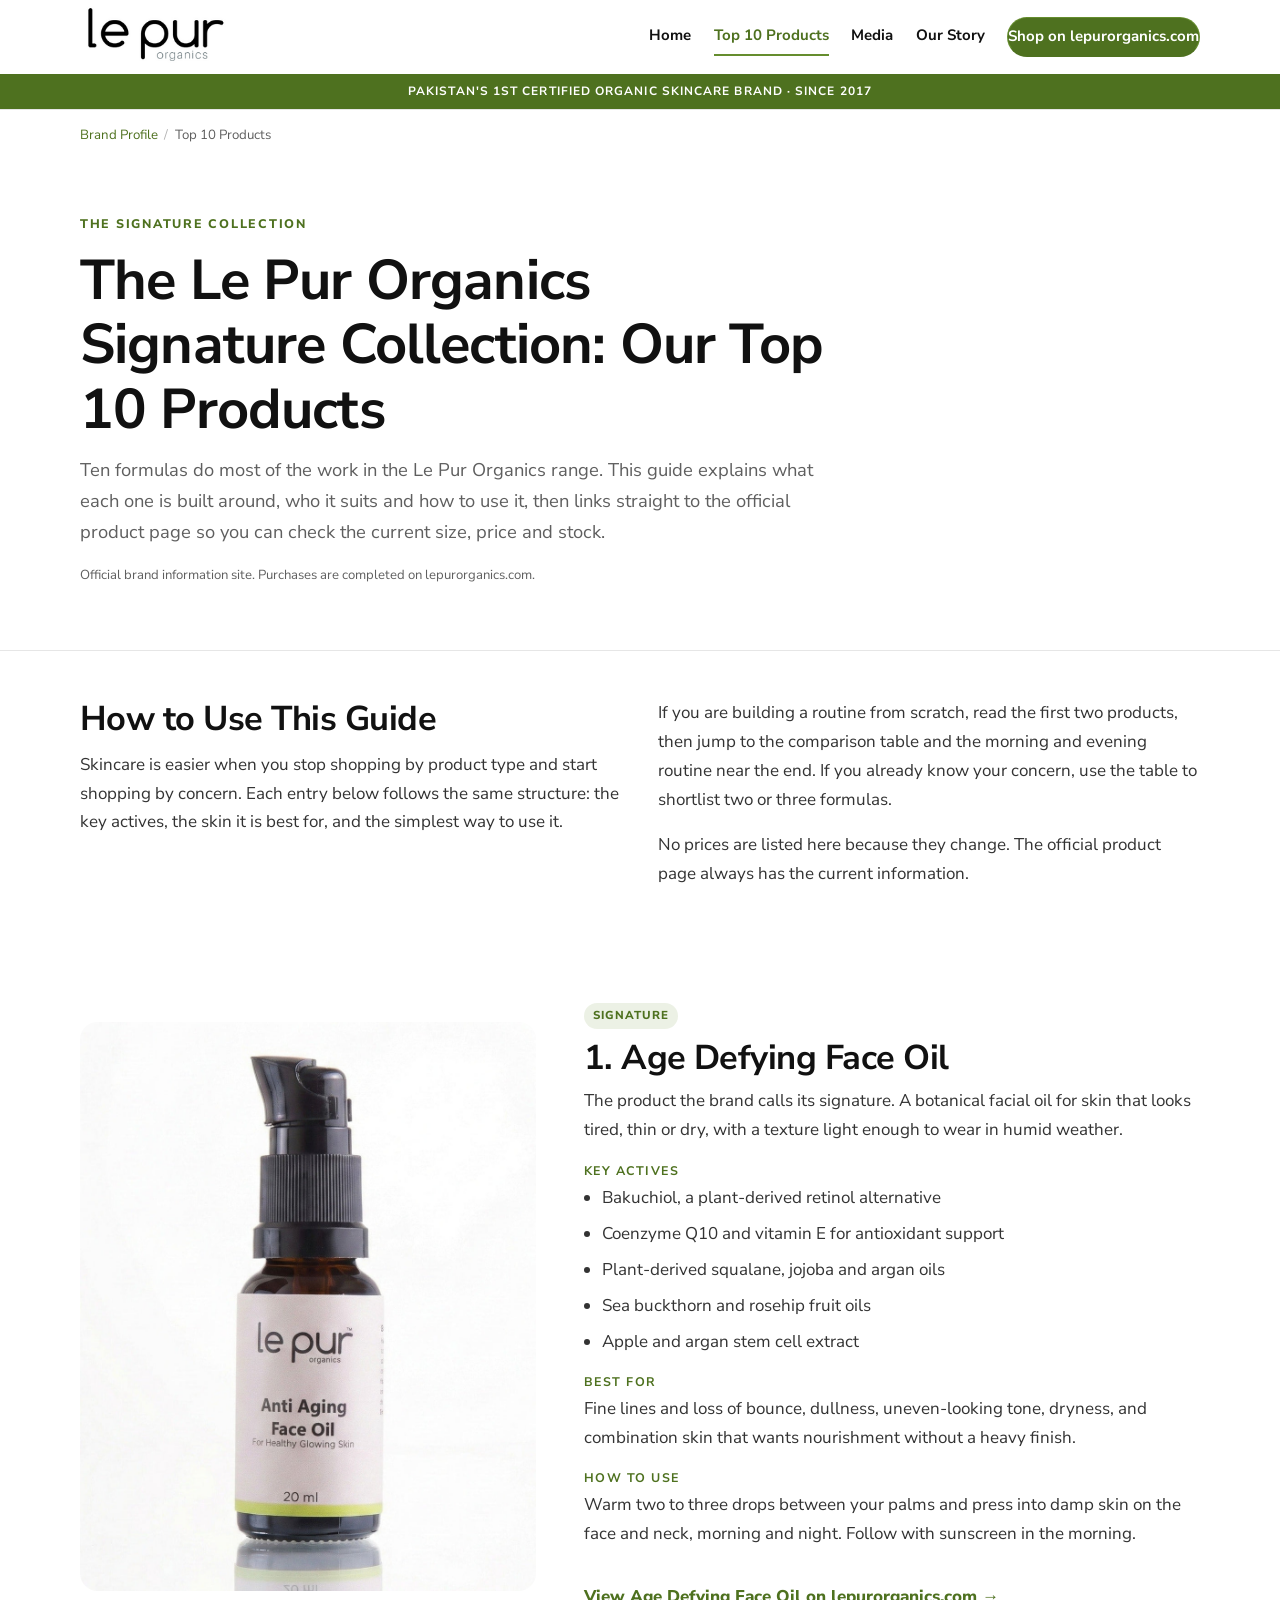
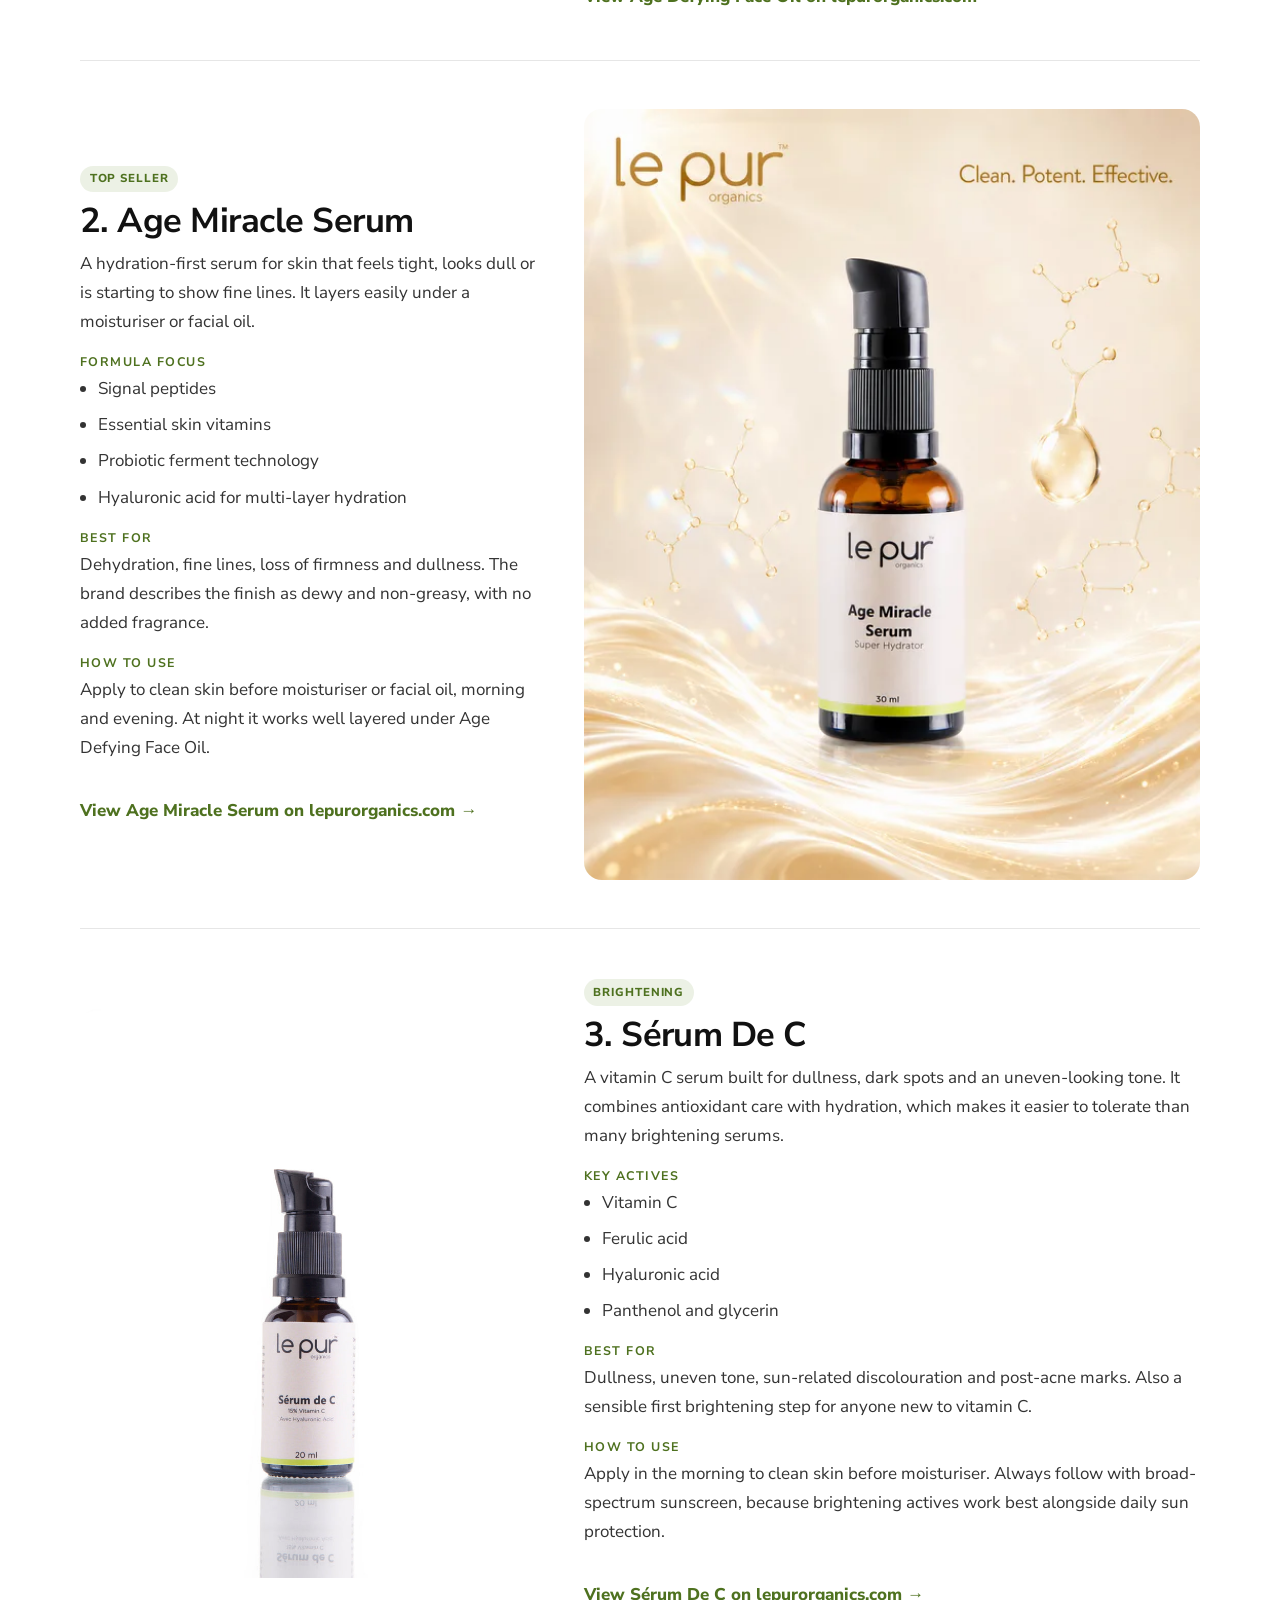
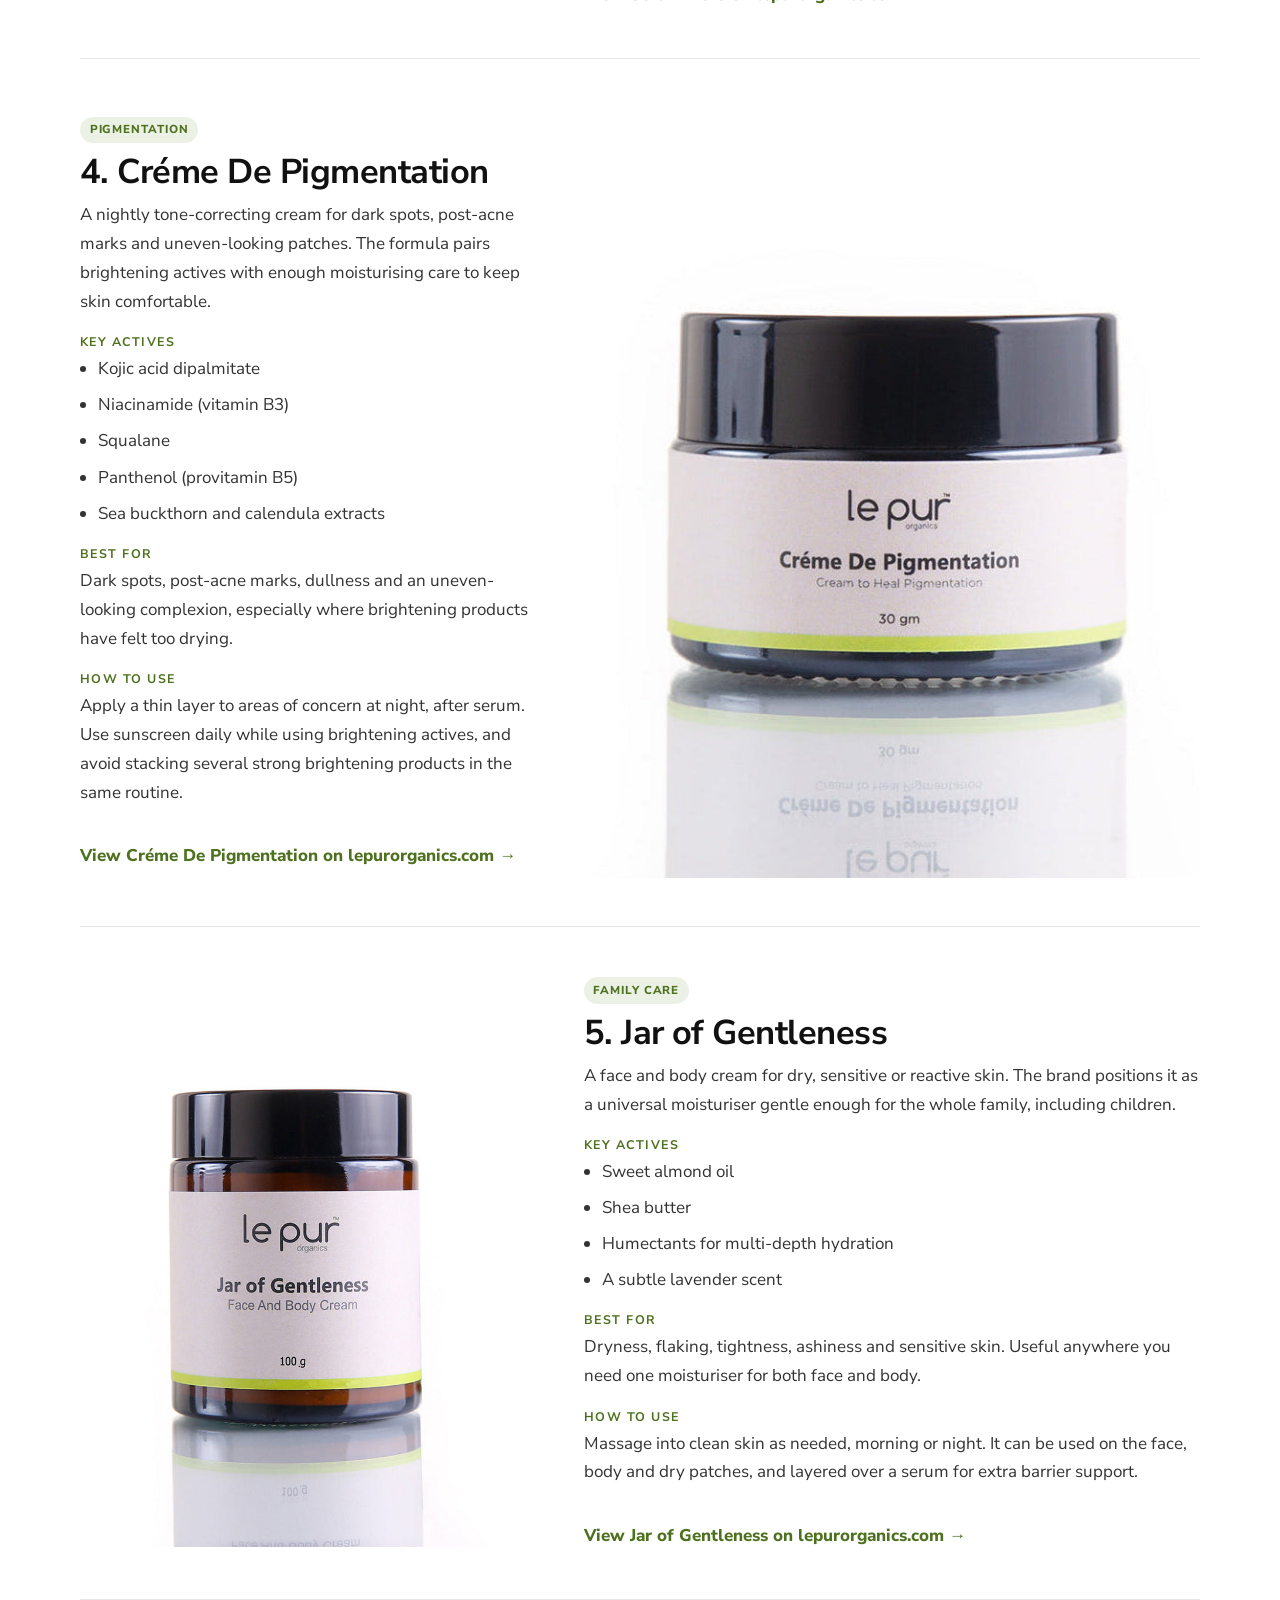
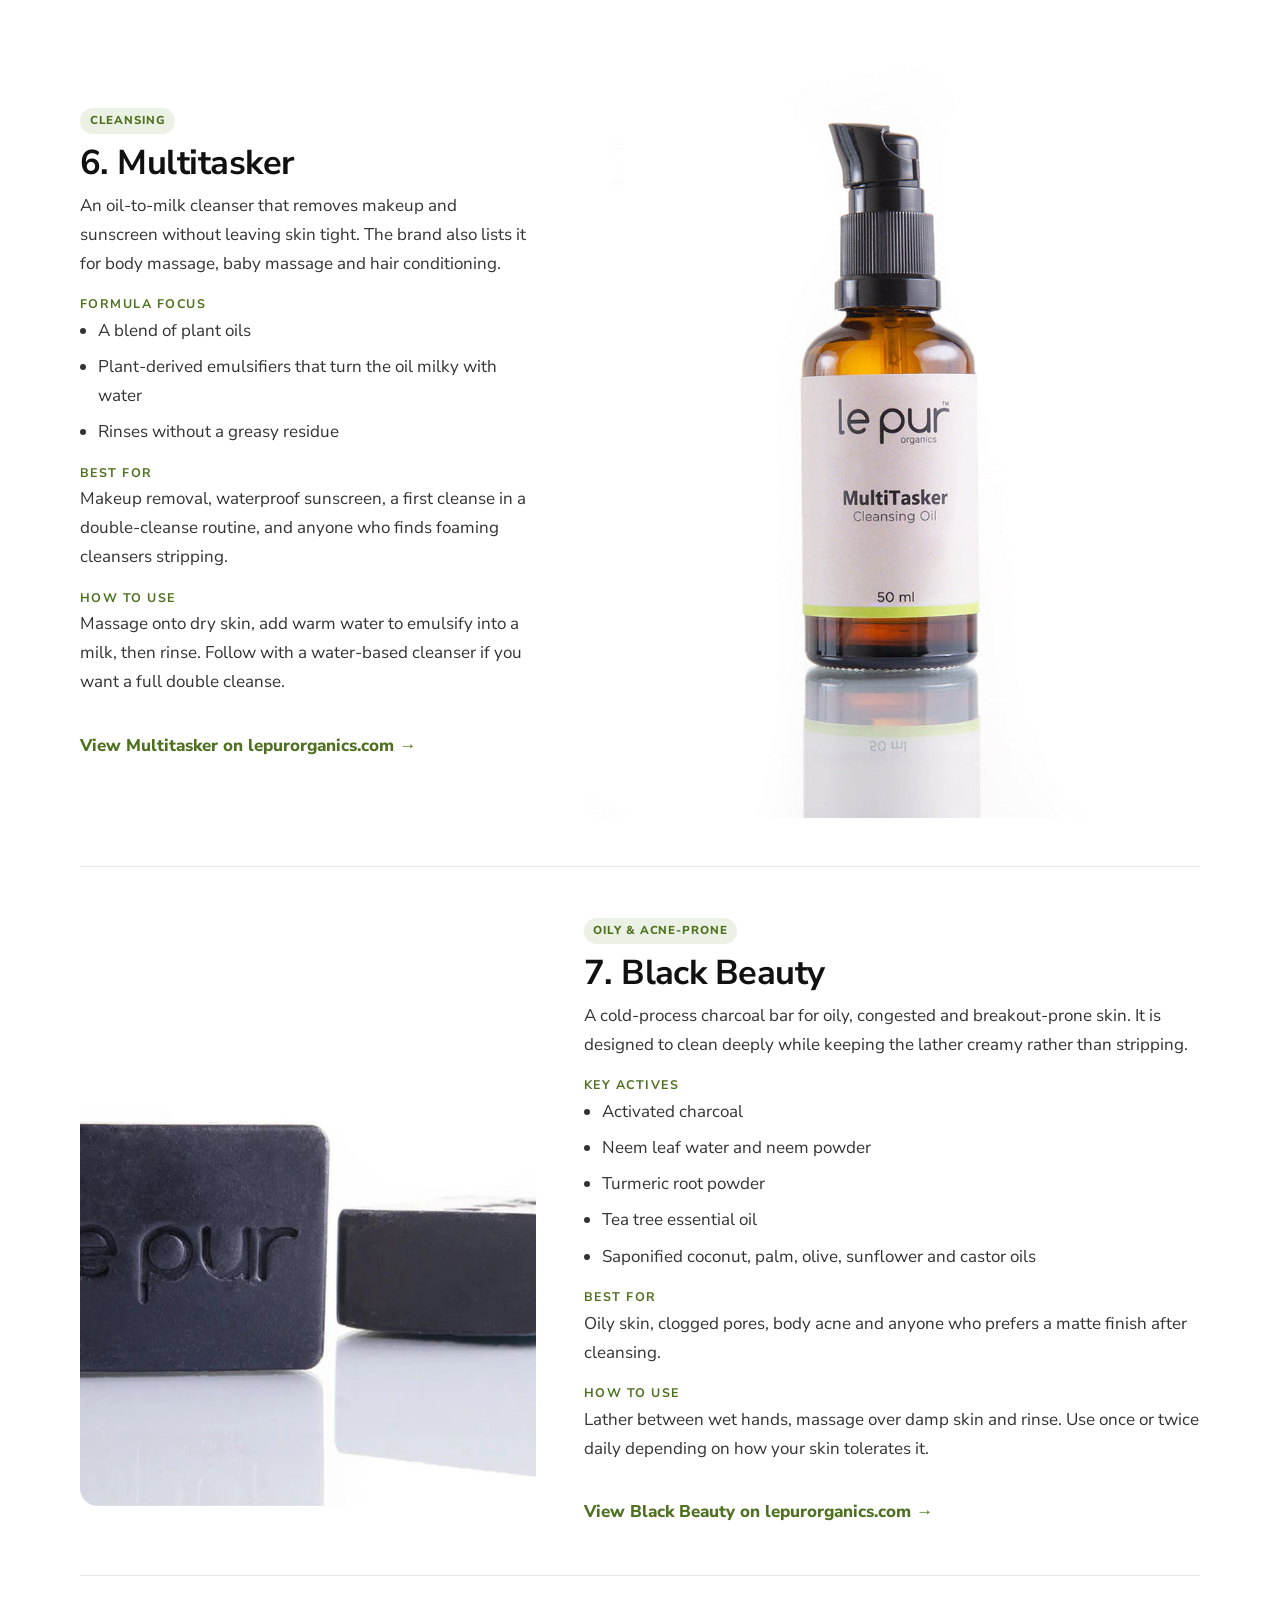
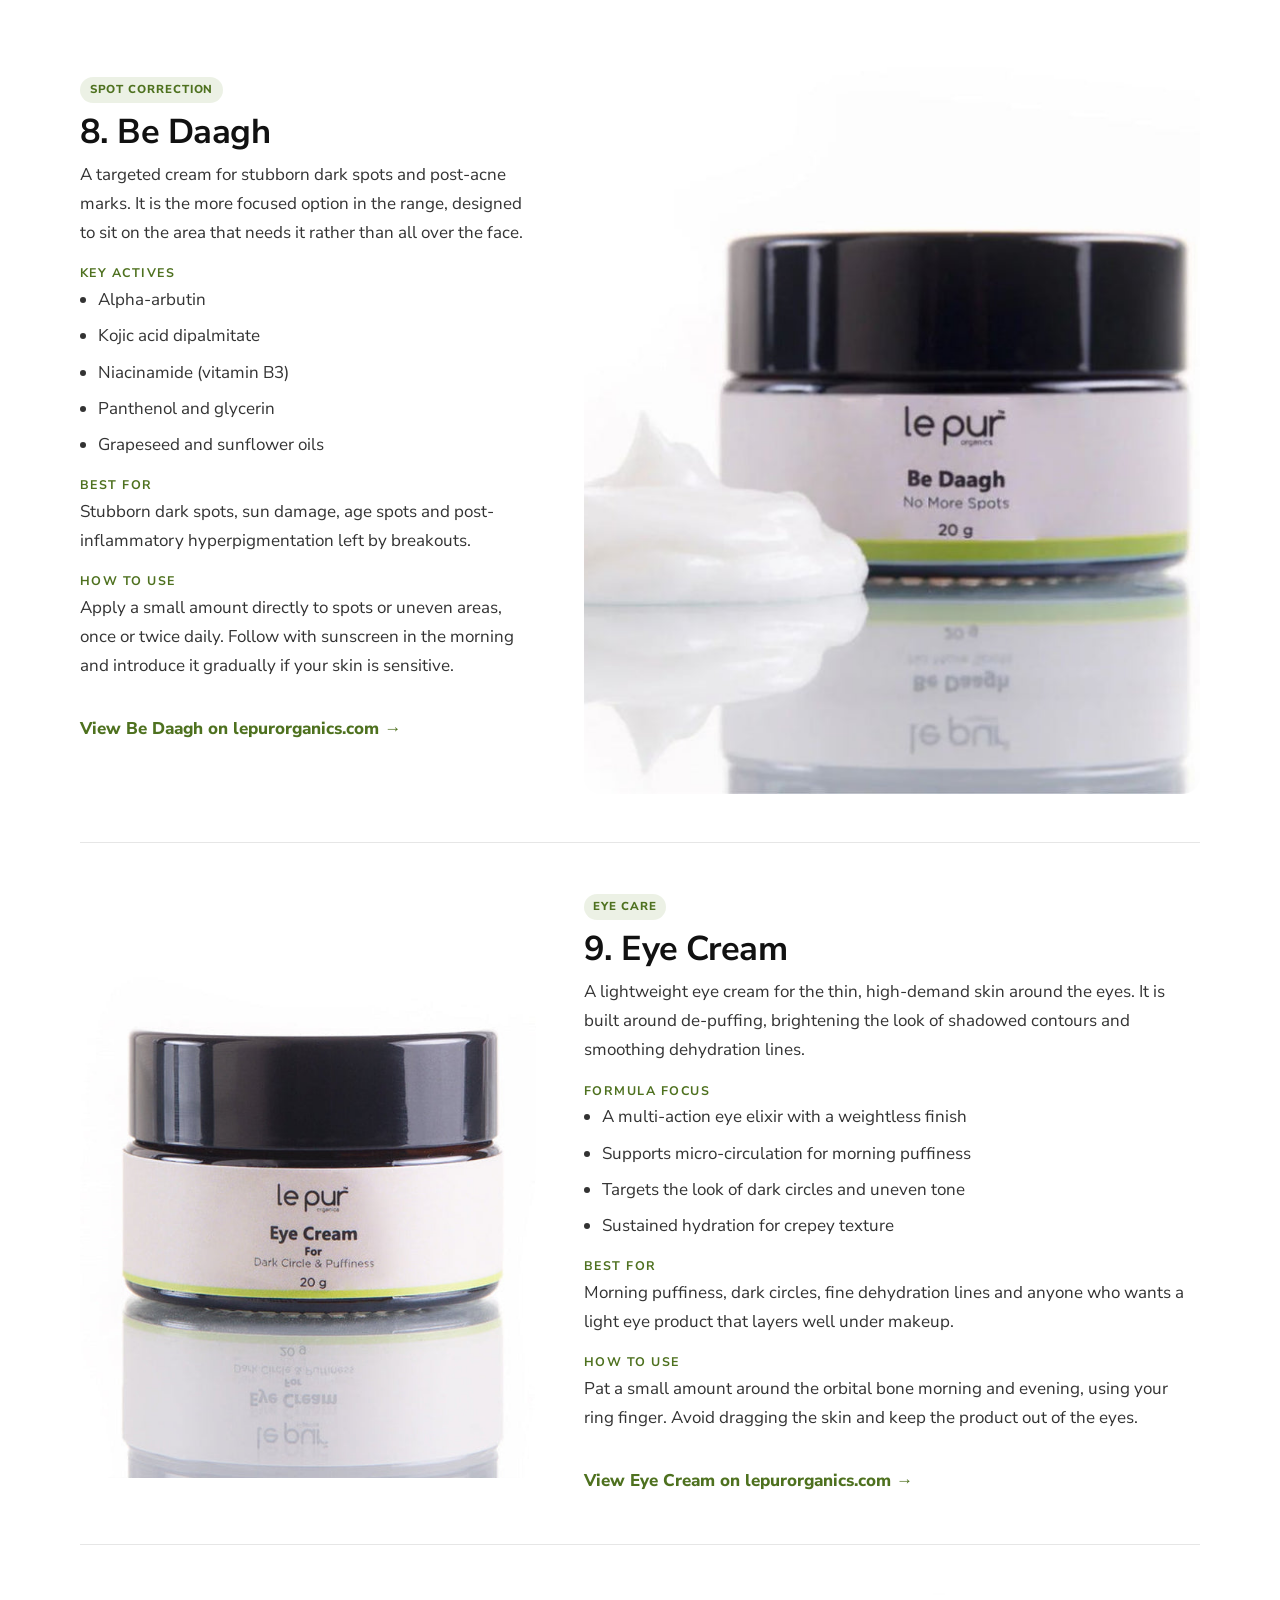
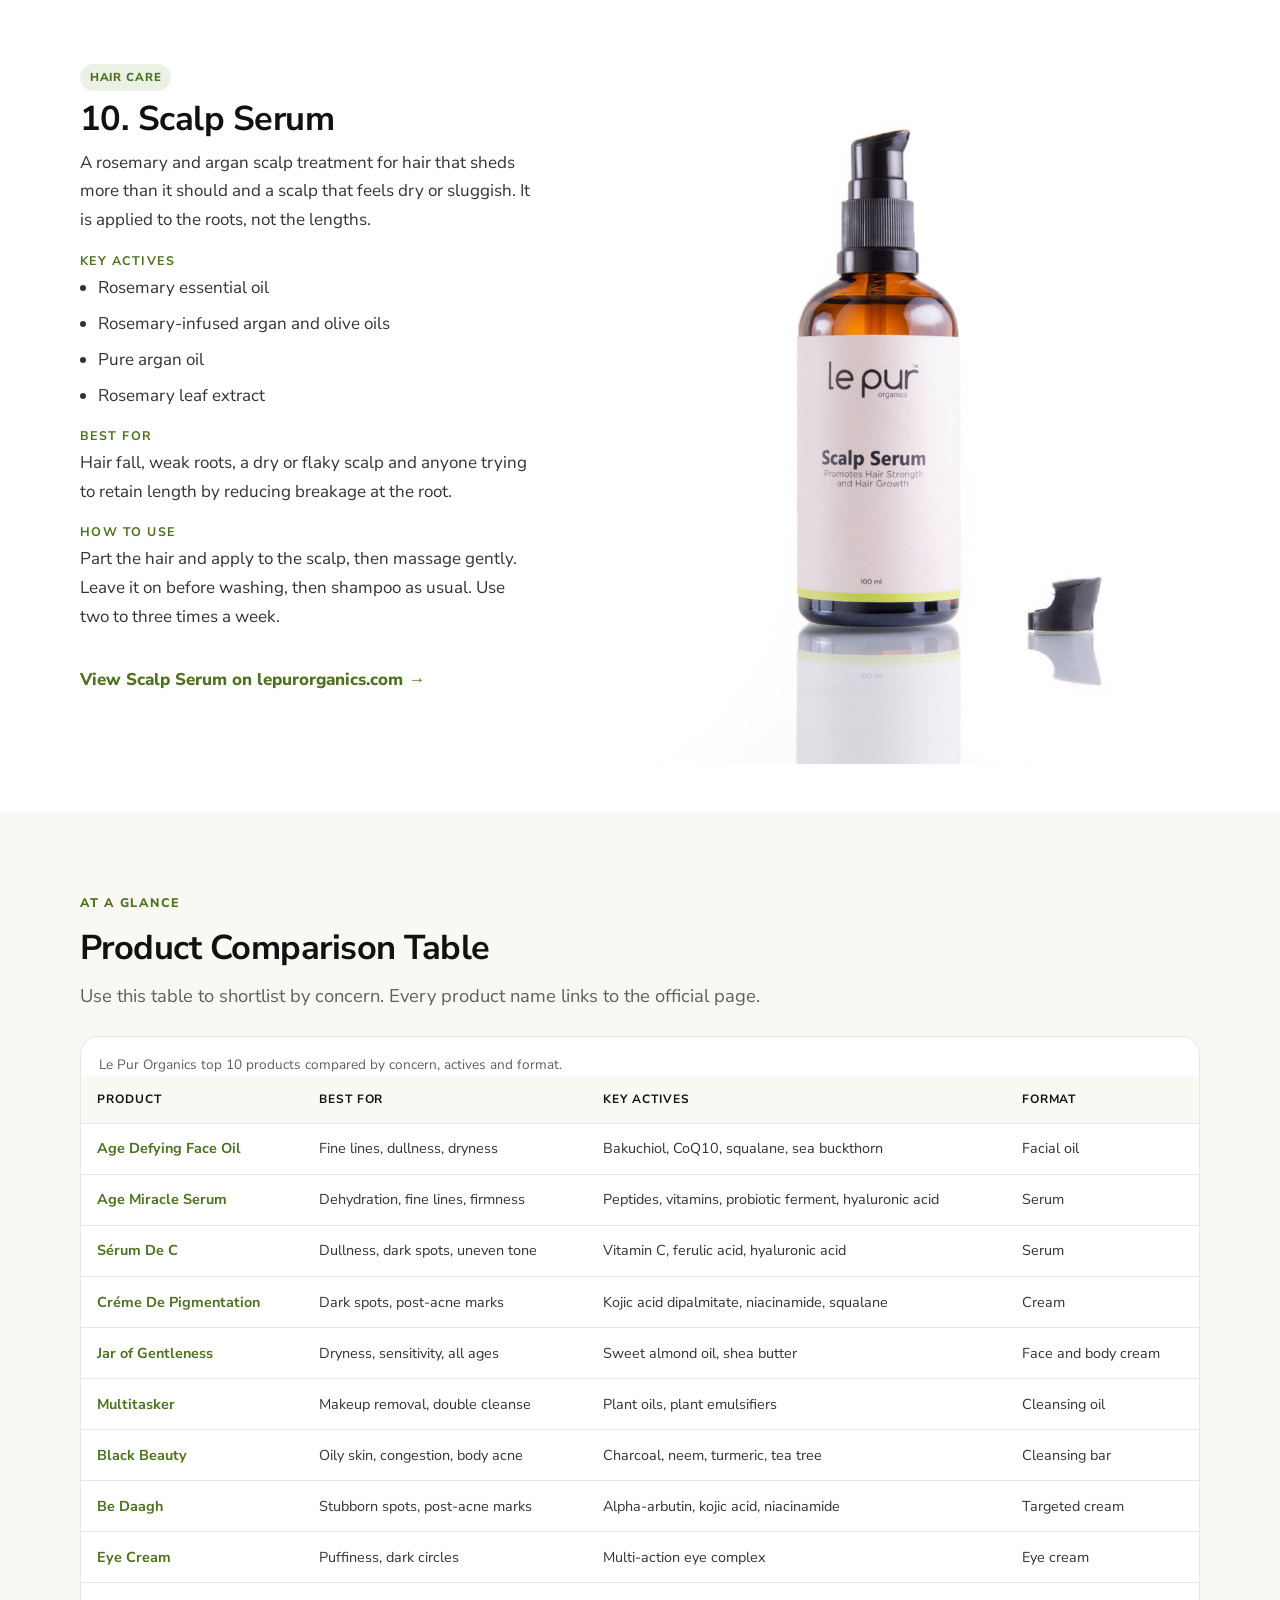
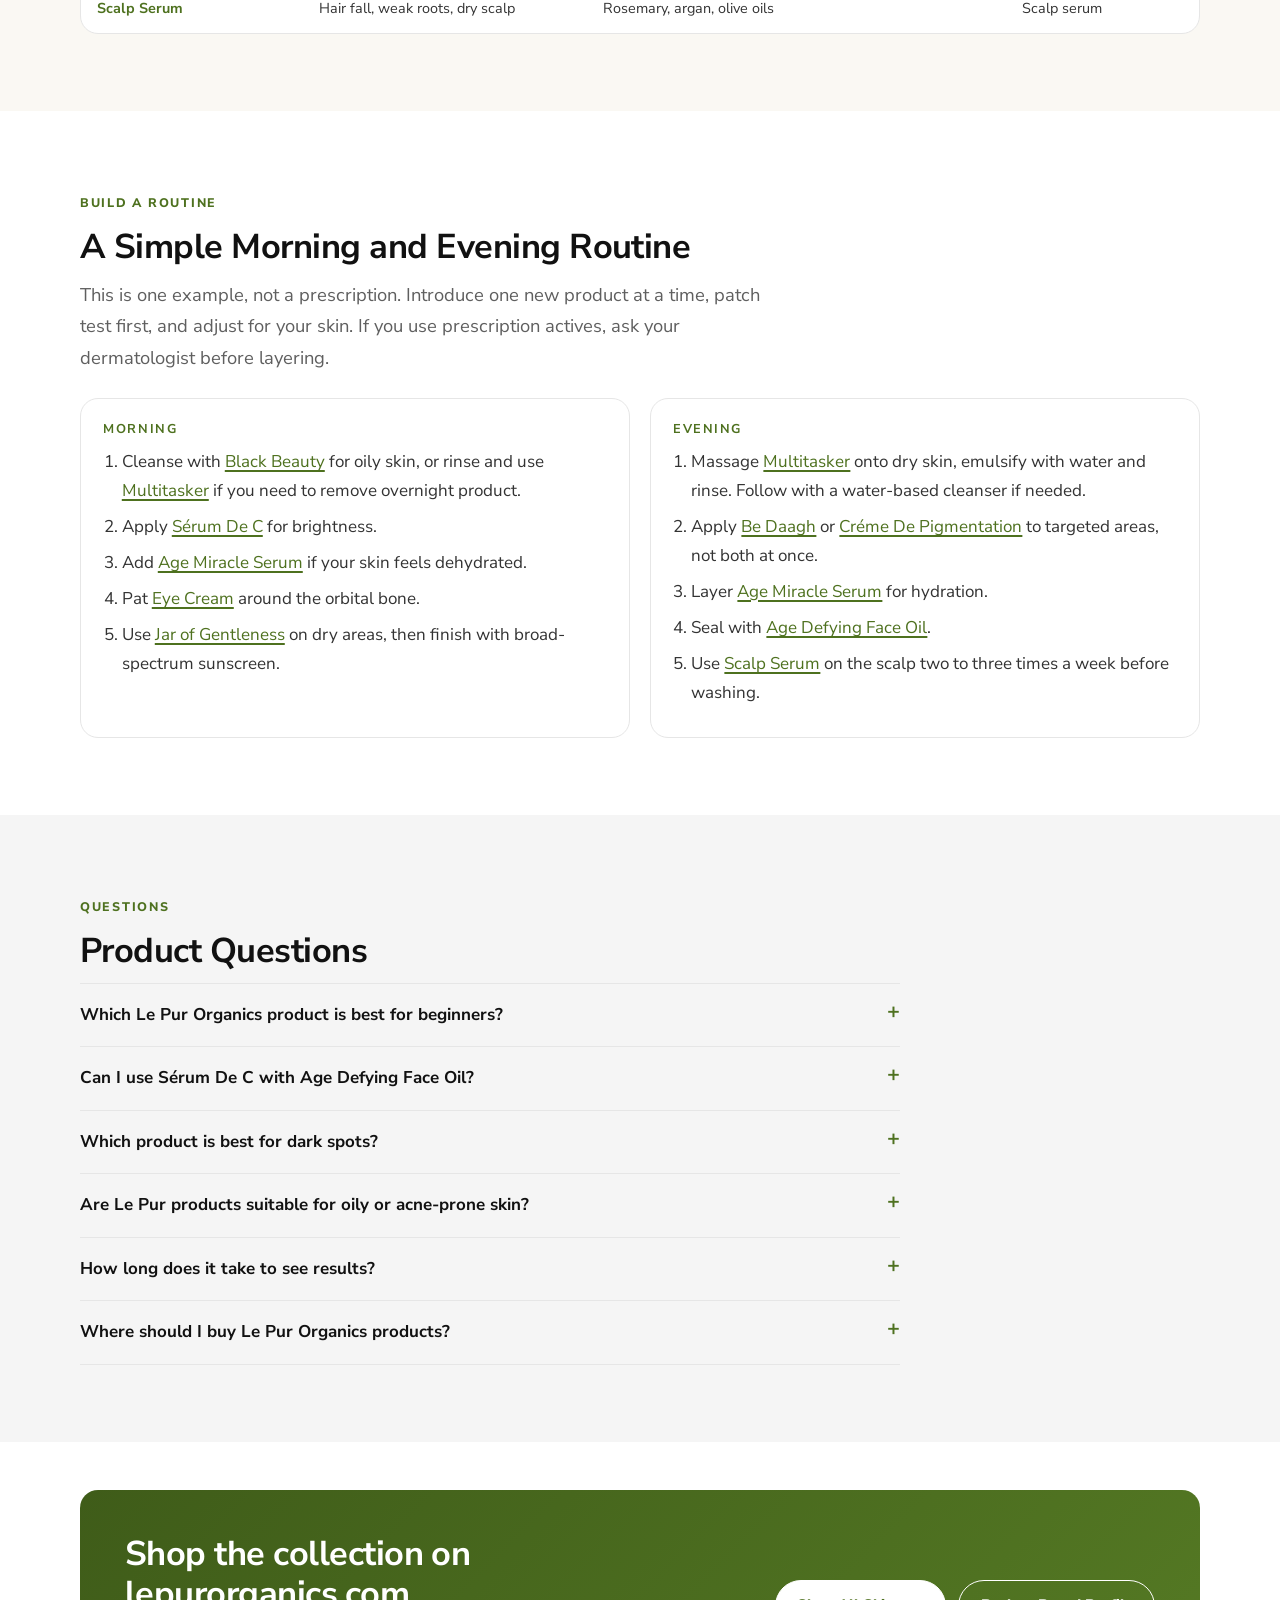
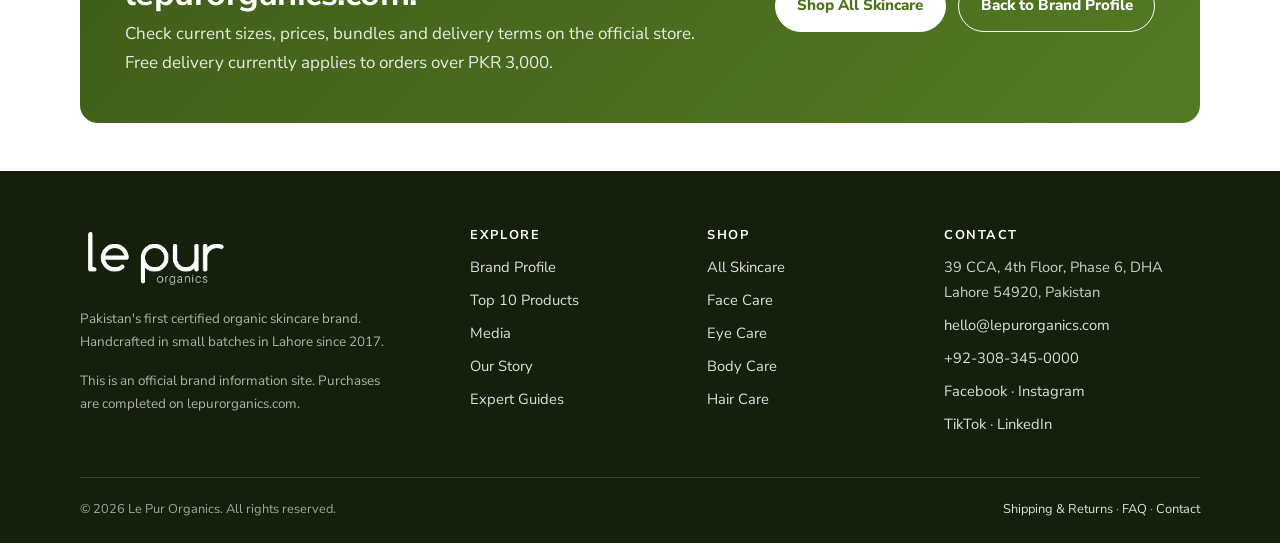
<file: signature-products.html>
<!DOCTYPE html>
<html lang="en">
<head>
  <meta charset="utf-8">
  <meta name="viewport" content="width=device-width, initial-scale=1">
  <title>Le Pur Organics Top 10 Products | Signature Skincare Guide</title>
  <meta name="description" content="The ten most-loved Le Pur Organics products, including Age Defying Face Oil and Age Miracle Serum: key actives, who each suits, and how to use it.">
  <link rel="canonical" href="https://lepurorganics.github.io/organic_skincare/signature-products.html">
  <meta name="robots" content="index,follow,max-image-preview:large">
  <meta name="theme-color" content="#658d2e">
  <meta property="og:type" content="article">
  <meta property="og:site_name" content="Le Pur Organics">
  <meta property="og:title" content="Le Pur Organics Top 10 Products | Signature Skincare Guide">
  <meta property="og:description" content="Key actives, best-for notes and how-to-use guidance for the ten defining Le Pur Organics formulas.">
  <meta property="og:url" content="https://lepurorganics.github.io/organic_skincare/signature-products.html">
  <meta property="og:image" content="https://lepurorganics.github.io/organic_skincare/assets/og-image.jpg">
  <meta property="og:image:width" content="1200">
  <meta property="og:image:height" content="630">
  <meta property="og:locale" content="en_PK">
  <meta name="twitter:card" content="summary_large_image">
  <meta name="twitter:title" content="Le Pur Organics Top 10 Products | Signature Skincare Guide">
  <meta name="twitter:description" content="Key actives, best-for notes and how-to-use guidance for the ten defining Le Pur Organics formulas.">
  <meta name="twitter:image" content="https://lepurorganics.github.io/organic_skincare/assets/og-image.jpg">
  <link rel="icon" href="assets/favicon.png" sizes="64x64" type="image/png">
  <link rel="apple-touch-icon" href="assets/apple-touch-icon.png">
  <link rel="preload" href="assets/fonts/nunito-sans-latin.woff2" as="font" type="font/woff2" crossorigin>
  <link rel="stylesheet" href="style.css">
  <script type="application/ld+json">
  {
    "@context": "https://schema.org",
    "@graph": [
      {
        "@type": "WebPage",
        "@id": "https://lepurorganics.github.io/organic_skincare/signature-products.html#webpage",
        "url": "https://lepurorganics.github.io/organic_skincare/signature-products.html",
        "name": "Le Pur Organics Top 10 Products | Signature Skincare Guide",
        "description": "A guide to the ten defining Le Pur Organics formulas, with key actives, best-for notes and how to use each product.",
        "isPartOf": { "@id": "https://lepurorganics.github.io/organic_skincare/#website" },
        "about": { "@id": "https://lepurorganics.com/#organization" },
        "inLanguage": "en",
        "primaryImageOfPage": {
          "@type": "ImageObject",
          "url": "https://lepurorganics.github.io/organic_skincare/assets/og-image.jpg"
        }
      },
      {
        "@type": "BreadcrumbList",
        "@id": "https://lepurorganics.github.io/organic_skincare/signature-products.html#breadcrumb",
        "itemListElement": [
          {
            "@type": "ListItem",
            "position": 1,
            "name": "Brand Profile",
            "item": "https://lepurorganics.github.io/organic_skincare/"
          },
          {
            "@type": "ListItem",
            "position": 2,
            "name": "Top 10 Products",
            "item": "https://lepurorganics.github.io/organic_skincare/signature-products.html"
          }
        ]
      },
      {
        "@type": "ItemList",
        "@id": "https://lepurorganics.github.io/organic_skincare/signature-products.html#products",
        "name": "Le Pur Organics Top 10 Products",
        "numberOfItems": 10,
        "itemListElement": [
          {
            "@type": "ListItem",
            "position": 1,
            "item": {
              "@type": "Product",
              "name": "Age Defying Face Oil",
              "brand": { "@type": "Brand", "name": "Le Pur Organics" },
              "description": "A botanical facial oil with bakuchiol, coenzyme Q10, squalane, sea buckthorn and rosehip for fine lines, dullness and dryness.",
              "image": "https://lepurorganics.github.io/organic_skincare/assets/age-defying-face-oil.jpg",
              "url": "https://lepurorganics.com/products/anti-aging-face-oil",
              "category": "Facial Oil"
            }
          },
          {
            "@type": "ListItem",
            "position": 2,
            "item": {
              "@type": "Product",
              "name": "Age Miracle Serum",
              "brand": { "@type": "Brand", "name": "Le Pur Organics" },
              "description": "A hydrating serum with signal peptides, skin vitamins, probiotic ferment technology and hyaluronic acid for fine lines and dehydration.",
              "image": "https://lepurorganics.github.io/organic_skincare/assets/age-miracle-serum.webp",
              "url": "https://lepurorganics.com/products/age-miracle-hyaluronic-acid-serum-pakistan",
              "category": "Serum"
            }
          },
          {
            "@type": "ListItem",
            "position": 3,
            "item": {
              "@type": "Product",
              "name": "Sérum De C",
              "brand": { "@type": "Brand", "name": "Le Pur Organics" },
              "description": "A vitamin C brightening serum with ferulic acid, hyaluronic acid, panthenol and glycerin for dullness, dark spots and uneven tone.",
              "image": "https://lepurorganics.github.io/organic_skincare/assets/serum-de-c.jpg",
              "url": "https://lepurorganics.com/products/vitamin-c-serum-hyaluronic-brightening-serum-pakistan",
              "category": "Serum"
            }
          },
          {
            "@type": "ListItem",
            "position": 4,
            "item": {
              "@type": "Product",
              "name": "Créme De Pigmentation",
              "brand": { "@type": "Brand", "name": "Le Pur Organics" },
              "description": "A tone-correcting cream with kojic acid dipalmitate, niacinamide, squalane and panthenol for dark spots and post-acne marks.",
              "image": "https://lepurorganics.github.io/organic_skincare/assets/creme-de-pigmentation.jpg",
              "url": "https://lepurorganics.com/products/creme-de-pigmentation",
              "category": "Face Cream"
            }
          },
          {
            "@type": "ListItem",
            "position": 5,
            "item": {
              "@type": "Product",
              "name": "Jar of Gentleness",
              "brand": { "@type": "Brand", "name": "Le Pur Organics" },
              "description": "A face and body cream with sweet almond oil and shea butter for dry, sensitive and dehydrated skin.",
              "image": "https://lepurorganics.github.io/organic_skincare/assets/jar-of-gentleness.jpg",
              "url": "https://lepurorganics.com/products/jar-of-gentleness",
              "category": "Moisturiser"
            }
          },
          {
            "@type": "ListItem",
            "position": 6,
            "item": {
              "@type": "Product",
              "name": "Multitasker",
              "brand": { "@type": "Brand", "name": "Le Pur Organics" },
              "description": "An oil-to-milk cleansing oil for makeup removal, double cleansing, body massage and hair care.",
              "image": "https://lepurorganics.github.io/organic_skincare/assets/multitasker.jpg",
              "url": "https://lepurorganics.com/products/multitasker-best-cleansing-oil-double-cleansing-pakistan",
              "category": "Cleansing Oil"
            }
          },
          {
            "@type": "ListItem",
            "position": 7,
            "item": {
              "@type": "Product",
              "name": "Black Beauty",
              "brand": { "@type": "Brand", "name": "Le Pur Organics" },
              "description": "An activated charcoal cleansing bar with neem, turmeric and tea tree for oily and acne-prone skin.",
              "image": "https://lepurorganics.github.io/organic_skincare/assets/black-beauty.jpg",
              "url": "https://lepurorganics.com/products/black-beauty-activated-charcoal-soap-for-oily-skin-pakistan",
              "category": "Cleansing Bar"
            }
          },
          {
            "@type": "ListItem",
            "position": 8,
            "item": {
              "@type": "Product",
              "name": "Be Daagh",
              "brand": { "@type": "Brand", "name": "Le Pur Organics" },
              "description": "A targeted spot-correcting cream with alpha-arbutin, kojic acid dipalmitate and niacinamide for dark spots and post-acne marks.",
              "image": "https://lepurorganics.github.io/organic_skincare/assets/be-daagh.jpg",
              "url": "https://lepurorganics.com/products/be-daagh-no-more-spots",
              "category": "Spot Treatment"
            }
          },
          {
            "@type": "ListItem",
            "position": 9,
            "item": {
              "@type": "Product",
              "name": "Eye Cream",
              "brand": { "@type": "Brand", "name": "Le Pur Organics" },
              "description": "A lightweight eye cream for morning puffiness, dark circles and fine dehydration lines around the orbital contour.",
              "image": "https://lepurorganics.github.io/organic_skincare/assets/eye-cream.jpg",
              "url": "https://lepurorganics.com/products/eye-cream-dark-circles-puffiness",
              "category": "Eye Cream"
            }
          },
          {
            "@type": "ListItem",
            "position": 10,
            "item": {
              "@type": "Product",
              "name": "Scalp Serum",
              "brand": { "@type": "Brand", "name": "Le Pur Organics" },
              "description": "A rosemary and argan scalp serum for hair fall, weak roots and scalp health.",
              "image": "https://lepurorganics.github.io/organic_skincare/assets/scalp-serum.jpg",
              "url": "https://lepurorganics.com/products/scalp-serum-best-hair-oil-pakistan",
              "category": "Hair Serum"
            }
          }
        ]
      },
      {
        "@type": "FAQPage",
        "@id": "https://lepurorganics.github.io/organic_skincare/signature-products.html#faq",
        "mainEntity": [
          {
            "@type": "Question",
            "name": "Which Le Pur Organics product is best for beginners?",
            "acceptedAnswer": {
              "@type": "Answer",
              "text": "Start with a gentle cleanser, one serum for your main concern, a moisturiser and sunscreen. Jar of Gentleness works as a simple moisturiser, while Sérum De C or Age Miracle Serum covers brightness or hydration. Add a targeted product only when you know how your skin responds."
            }
          },
          {
            "@type": "Question",
            "name": "Can I use Sérum De C with Age Defying Face Oil?",
            "acceptedAnswer": {
              "@type": "Answer",
              "text": "Yes. A simple approach is Sérum De C in the morning under sunscreen, and Age Defying Face Oil at night to seal in hydration. If your skin is sensitive, introduce one at a time and patch test first."
            }
          },
          {
            "@type": "Question",
            "name": "Which product is best for dark spots?",
            "acceptedAnswer": {
              "@type": "Answer",
              "text": "Sérum De C supports overall brightness, while Be Daagh and Créme De Pigmentation are the targeted options for dark spots and post-acne marks. Daily broad-spectrum sunscreen is essential while using any brightening product."
            }
          },
          {
            "@type": "Question",
            "name": "Are Le Pur products suitable for oily or acne-prone skin?",
            "acceptedAnswer": {
              "@type": "Answer",
              "text": "The range includes Black Beauty, an activated charcoal cleansing bar, and Multitasker, an oil-to-milk cleanser. Age Defying Face Oil is described by the brand as non-comedogenic and lightweight. Patch test new products and introduce them one at a time."
            }
          },
          {
            "@type": "Question",
            "name": "How long does it take to see results?",
            "acceptedAnswer": {
              "@type": "Answer",
              "text": "Le Pur Organics says most users notice improvements within two to four weeks of consistent use. Pigmentation and deep lines usually take longer, and results vary by skin type and routine."
            }
          },
          {
            "@type": "Question",
            "name": "Where should I buy Le Pur Organics products?",
            "acceptedAnswer": {
              "@type": "Answer",
              "text": "Buy from the official store at lepurorganics.com. That is where current pricing, stock, delivery terms and authentic products are guaranteed."
            }
          }
        ]
      }
    ]
  }
  </script>
</head>
<body>
  <a class="skip-link" href="#main">Skip to content</a>

  <header class="site-header">
    <div class="wrap header-inner">
      <a class="brand" href="./" aria-label="Le Pur Organics brand hub home">
        <img src="assets/logo.png" alt="Le Pur Organics" width="219" height="96">
      </a>
      <button class="nav-toggle" type="button" aria-expanded="false" aria-controls="primary-nav">Menu</button>
      <nav class="nav" id="primary-nav" aria-label="Primary">
        <a href="./">Home</a>
        <a href="signature-products.html" aria-current="page">Top 10 Products</a>
        <a href="media.html">Media</a>
        <a href="https://lepurorganics.com/pages/heritage-history">Our Story</a>
        <a class="btn btn-sm" href="https://lepurorganics.com/collections/all">Shop on lepurorganics.com</a>
      </nav>
    </div>
    <div class="brand-strip">Pakistan's 1st Certified Organic Skincare Brand · Since 2017</div>
  </header>

  <main id="main">
    <div class="wrap">
      <nav class="breadcrumbs" aria-label="Breadcrumb">
        <ol>
          <li><a href="./">Brand Profile</a></li>
          <li aria-current="page">Top 10 Products</li>
        </ol>
      </nav>
    </div>

    <section class="page-hero">
      <div class="wrap">
        <p class="eyebrow">The Signature Collection</p>
        <h1>The Le Pur Organics Signature Collection: Our Top 10 Products</h1>
        <p class="lede">Ten formulas do most of the work in the Le Pur Organics range. This guide explains what each one is built around, who it suits and how to use it, then links straight to the official product page so you can check the current size, price and stock.</p>
        <p class="disclosure-inline">Official brand information site. Purchases are completed on lepurorganics.com.</p>
      </div>
    </section>

    <section class="section-tight">
      <div class="wrap">
        <div class="grid-2">
          <div>
            <h2>How to Use This Guide</h2>
            <p>Skincare is easier when you stop shopping by product type and start shopping by concern. Each entry below follows the same structure: the key actives, the skin it is best for, and the simplest way to use it.</p>
          </div>
          <div>
            <p>If you are building a routine from scratch, read the first two products, then jump to the comparison table and the morning and evening routine near the end. If you already know your concern, use the table to shortlist two or three formulas.</p>
            <p>No prices are listed here because they change. The official product page always has the current information.</p>
          </div>
        </div>
      </div>
    </section>

    <div class="section-tight">
      <div class="wrap">
        <div class="product-list">
          <article class="product-block">
            <div class="product-media">
              <img src="assets/age-defying-face-oil.jpg" alt="Age Defying Face Oil by Le Pur Organics with sea buckthorn and CoQ10" width="1000" height="1361" loading="lazy">
            </div>
            <div>
              <span class="product-tag">Signature</span>
              <h2>1. Age Defying Face Oil</h2>
              <p>The product the brand calls its signature. A botanical facial oil for skin that looks tired, thin or dry, with a texture light enough to wear in humid weather.</p>
              <h3>Key Actives</h3>
              <ul>
                <li>Bakuchiol, a plant-derived retinol alternative</li>
                <li>Coenzyme Q10 and vitamin E for antioxidant support</li>
                <li>Plant-derived squalane, jojoba and argan oils</li>
                <li>Sea buckthorn and rosehip fruit oils</li>
                <li>Apple and argan stem cell extract</li>
              </ul>
              <h3>Best For</h3>
              <p>Fine lines and loss of bounce, dullness, uneven-looking tone, dryness, and combination skin that wants nourishment without a heavy finish.</p>
              <h3>How to Use</h3>
              <p>Warm two to three drops between your palms and press into damp skin on the face and neck, morning and night. Follow with sunscreen in the morning.</p>
              <a class="product-link" href="https://lepurorganics.com/products/anti-aging-face-oil">View Age Defying Face Oil on lepurorganics.com</a>
            </div>
          </article>

          <article class="product-block reverse">
            <div class="product-media">
              <img src="assets/age-miracle-serum.webp" alt="Age Miracle Serum by Le Pur Organics for hydration and fine lines" width="600" height="750" loading="lazy">
            </div>
            <div>
              <span class="product-tag">Top Seller</span>
              <h2>2. Age Miracle Serum</h2>
              <p>A hydration-first serum for skin that feels tight, looks dull or is starting to show fine lines. It layers easily under a moisturiser or facial oil.</p>
              <h3>Formula Focus</h3>
              <ul>
                <li>Signal peptides</li>
                <li>Essential skin vitamins</li>
                <li>Probiotic ferment technology</li>
                <li>Hyaluronic acid for multi-layer hydration</li>
              </ul>
              <h3>Best For</h3>
              <p>Dehydration, fine lines, loss of firmness and dullness. The brand describes the finish as dewy and non-greasy, with no added fragrance.</p>
              <h3>How to Use</h3>
              <p>Apply to clean skin before moisturiser or facial oil, morning and evening. At night it works well layered under Age Defying Face Oil.</p>
              <a class="product-link" href="https://lepurorganics.com/products/age-miracle-hyaluronic-acid-serum-pakistan">View Age Miracle Serum on lepurorganics.com</a>
            </div>
          </article>

          <article class="product-block">
            <div class="product-media">
              <img src="assets/serum-de-c.jpg" alt="Sérum De C vitamin C brightening serum by Le Pur Organics" width="1000" height="1111" loading="lazy">
            </div>
            <div>
              <span class="product-tag">Brightening</span>
              <h2>3. Sérum De C</h2>
              <p>A vitamin C serum built for dullness, dark spots and an uneven-looking tone. It combines antioxidant care with hydration, which makes it easier to tolerate than many brightening serums.</p>
              <h3>Key Actives</h3>
              <ul>
                <li>Vitamin C</li>
                <li>Ferulic acid</li>
                <li>Hyaluronic acid</li>
                <li>Panthenol and glycerin</li>
              </ul>
              <h3>Best For</h3>
              <p>Dullness, uneven tone, sun-related discolouration and post-acne marks. Also a sensible first brightening step for anyone new to vitamin C.</p>
              <h3>How to Use</h3>
              <p>Apply in the morning to clean skin before moisturiser. Always follow with broad-spectrum sunscreen, because brightening actives work best alongside daily sun protection.</p>
              <a class="product-link" href="https://lepurorganics.com/products/vitamin-c-serum-hyaluronic-brightening-serum-pakistan">View Sérum De C on lepurorganics.com</a>
            </div>
          </article>

          <article class="product-block reverse">
            <div class="product-media">
              <img src="assets/creme-de-pigmentation.jpg" alt="Créme De Pigmentation tone-correcting cream by Le Pur Organics" width="864" height="805" loading="lazy">
            </div>
            <div>
              <span class="product-tag">Pigmentation</span>
              <h2>4. Créme De Pigmentation</h2>
              <p>A nightly tone-correcting cream for dark spots, post-acne marks and uneven-looking patches. The formula pairs brightening actives with enough moisturising care to keep skin comfortable.</p>
              <h3>Key Actives</h3>
              <ul>
                <li>Kojic acid dipalmitate</li>
                <li>Niacinamide (vitamin B3)</li>
                <li>Squalane</li>
                <li>Panthenol (provitamin B5)</li>
                <li>Sea buckthorn and calendula extracts</li>
              </ul>
              <h3>Best For</h3>
              <p>Dark spots, post-acne marks, dullness and an uneven-looking complexion, especially where brightening products have felt too drying.</p>
              <h3>How to Use</h3>
              <p>Apply a thin layer to areas of concern at night, after serum. Use sunscreen daily while using brightening actives, and avoid stacking several strong brightening products in the same routine.</p>
              <a class="product-link" href="https://lepurorganics.com/products/creme-de-pigmentation">View Créme De Pigmentation on lepurorganics.com</a>
            </div>
          </article>

          <article class="product-block">
            <div class="product-media">
              <img src="assets/jar-of-gentleness.jpg" alt="Jar of Gentleness face and body cream by Le Pur Organics" width="874" height="971" loading="lazy">
            </div>
            <div>
              <span class="product-tag">Family Care</span>
              <h2>5. Jar of Gentleness</h2>
              <p>A face and body cream for dry, sensitive or reactive skin. The brand positions it as a universal moisturiser gentle enough for the whole family, including children.</p>
              <h3>Key Actives</h3>
              <ul>
                <li>Sweet almond oil</li>
                <li>Shea butter</li>
                <li>Humectants for multi-depth hydration</li>
                <li>A subtle lavender scent</li>
              </ul>
              <h3>Best For</h3>
              <p>Dryness, flaking, tightness, ashiness and sensitive skin. Useful anywhere you need one moisturiser for both face and body.</p>
              <h3>How to Use</h3>
              <p>Massage into clean skin as needed, morning or night. It can be used on the face, body and dry patches, and layered over a serum for extra barrier support.</p>
              <a class="product-link" href="https://lepurorganics.com/products/jar-of-gentleness">View Jar of Gentleness on lepurorganics.com</a>
            </div>
          </article>

          <article class="product-block reverse">
            <div class="product-media">
              <img src="assets/multitasker.jpg" alt="Multitasker cleansing oil and makeup remover by Le Pur Organics" width="946" height="1051" loading="lazy">
            </div>
            <div>
              <span class="product-tag">Cleansing</span>
              <h2>6. Multitasker</h2>
              <p>An oil-to-milk cleanser that removes makeup and sunscreen without leaving skin tight. The brand also lists it for body massage, baby massage and hair conditioning.</p>
              <h3>Formula Focus</h3>
              <ul>
                <li>A blend of plant oils</li>
                <li>Plant-derived emulsifiers that turn the oil milky with water</li>
                <li>Rinses without a greasy residue</li>
              </ul>
              <h3>Best For</h3>
              <p>Makeup removal, waterproof sunscreen, a first cleanse in a double-cleanse routine, and anyone who finds foaming cleansers stripping.</p>
              <h3>How to Use</h3>
              <p>Massage onto dry skin, add warm water to emulsify into a milk, then rinse. Follow with a water-based cleanser if you want a full double cleanse.</p>
              <a class="product-link" href="https://lepurorganics.com/products/multitasker-best-cleansing-oil-double-cleansing-pakistan">View Multitasker on lepurorganics.com</a>
            </div>
          </article>

          <article class="product-block">
            <div class="product-media">
              <img src="assets/black-beauty.jpg" alt="Black Beauty activated charcoal cleansing bar by Le Pur Organics" width="1000" height="780" loading="lazy">
            </div>
            <div>
              <span class="product-tag">Oily &amp; Acne-Prone</span>
              <h2>7. Black Beauty</h2>
              <p>A cold-process charcoal bar for oily, congested and breakout-prone skin. It is designed to clean deeply while keeping the lather creamy rather than stripping.</p>
              <h3>Key Actives</h3>
              <ul>
                <li>Activated charcoal</li>
                <li>Neem leaf water and neem powder</li>
                <li>Turmeric root powder</li>
                <li>Tea tree essential oil</li>
                <li>Saponified coconut, palm, olive, sunflower and castor oils</li>
              </ul>
              <h3>Best For</h3>
              <p>Oily skin, clogged pores, body acne and anyone who prefers a matte finish after cleansing.</p>
              <h3>How to Use</h3>
              <p>Lather between wet hands, massage over damp skin and rinse. Use once or twice daily depending on how your skin tolerates it.</p>
              <a class="product-link" href="https://lepurorganics.com/products/black-beauty-activated-charcoal-soap-for-oily-skin-pakistan">View Black Beauty on lepurorganics.com</a>
            </div>
          </article>

          <article class="product-block reverse">
            <div class="product-media">
              <img src="assets/be-daagh.jpg" alt="Be Daagh spot-correcting cream by Le Pur Organics" width="1000" height="782" loading="lazy">
            </div>
            <div>
              <span class="product-tag">Spot Correction</span>
              <h2>8. Be Daagh</h2>
              <p>A targeted cream for stubborn dark spots and post-acne marks. It is the more focused option in the range, designed to sit on the area that needs it rather than all over the face.</p>
              <h3>Key Actives</h3>
              <ul>
                <li>Alpha-arbutin</li>
                <li>Kojic acid dipalmitate</li>
                <li>Niacinamide (vitamin B3)</li>
                <li>Panthenol and glycerin</li>
                <li>Grapeseed and sunflower oils</li>
              </ul>
              <h3>Best For</h3>
              <p>Stubborn dark spots, sun damage, age spots and post-inflammatory hyperpigmentation left by breakouts.</p>
              <h3>How to Use</h3>
              <p>Apply a small amount directly to spots or uneven areas, once or twice daily. Follow with sunscreen in the morning and introduce it gradually if your skin is sensitive.</p>
              <a class="product-link" href="https://lepurorganics.com/products/be-daagh-no-more-spots">View Be Daagh on lepurorganics.com</a>
            </div>
          </article>

          <article class="product-block">
            <div class="product-media">
              <img src="assets/eye-cream.jpg" alt="Eye Cream for dark circles and puffiness by Le Pur Organics" width="739" height="737" loading="lazy">
            </div>
            <div>
              <span class="product-tag">Eye Care</span>
              <h2>9. Eye Cream</h2>
              <p>A lightweight eye cream for the thin, high-demand skin around the eyes. It is built around de-puffing, brightening the look of shadowed contours and smoothing dehydration lines.</p>
              <h3>Formula Focus</h3>
              <ul>
                <li>A multi-action eye elixir with a weightless finish</li>
                <li>Supports micro-circulation for morning puffiness</li>
                <li>Targets the look of dark circles and uneven tone</li>
                <li>Sustained hydration for crepey texture</li>
              </ul>
              <h3>Best For</h3>
              <p>Morning puffiness, dark circles, fine dehydration lines and anyone who wants a light eye product that layers well under makeup.</p>
              <h3>How to Use</h3>
              <p>Pat a small amount around the orbital bone morning and evening, using your ring finger. Avoid dragging the skin and keep the product out of the eyes.</p>
              <a class="product-link" href="https://lepurorganics.com/products/eye-cream-dark-circles-puffiness">View Eye Cream on lepurorganics.com</a>
            </div>
          </article>

          <article class="product-block reverse">
            <div class="product-media">
              <img src="assets/scalp-serum.jpg" alt="Scalp Serum with rosemary and argan by Le Pur Organics" width="1000" height="1111" loading="lazy">
            </div>
            <div>
              <span class="product-tag">Hair Care</span>
              <h2>10. Scalp Serum</h2>
              <p>A rosemary and argan scalp treatment for hair that sheds more than it should and a scalp that feels dry or sluggish. It is applied to the roots, not the lengths.</p>
              <h3>Key Actives</h3>
              <ul>
                <li>Rosemary essential oil</li>
                <li>Rosemary-infused argan and olive oils</li>
                <li>Pure argan oil</li>
                <li>Rosemary leaf extract</li>
              </ul>
              <h3>Best For</h3>
              <p>Hair fall, weak roots, a dry or flaky scalp and anyone trying to retain length by reducing breakage at the root.</p>
              <h3>How to Use</h3>
              <p>Part the hair and apply to the scalp, then massage gently. Leave it on before washing, then shampoo as usual. Use two to three times a week.</p>
              <a class="product-link" href="https://lepurorganics.com/products/scalp-serum-best-hair-oil-pakistan">View Scalp Serum on lepurorganics.com</a>
            </div>
          </article>
        </div>
      </div>
    </div>

    <section class="section section-cream">
      <div class="wrap">
        <p class="eyebrow">At a Glance</p>
        <h2>Product Comparison Table</h2>
        <p class="lede">Use this table to shortlist by concern. Every product name links to the official page.</p>
        <div class="table-wrap" style="margin-top: 1.6rem;">
          <table>
            <caption>Le Pur Organics top 10 products compared by concern, actives and format.</caption>
            <thead>
              <tr>
                <th scope="col">Product</th>
                <th scope="col">Best For</th>
                <th scope="col">Key Actives</th>
                <th scope="col">Format</th>
              </tr>
            </thead>
            <tbody>
              <tr>
                <td><a href="https://lepurorganics.com/products/anti-aging-face-oil">Age Defying Face Oil</a></td>
                <td>Fine lines, dullness, dryness</td>
                <td>Bakuchiol, CoQ10, squalane, sea buckthorn</td>
                <td>Facial oil</td>
              </tr>
              <tr>
                <td><a href="https://lepurorganics.com/products/age-miracle-hyaluronic-acid-serum-pakistan">Age Miracle Serum</a></td>
                <td>Dehydration, fine lines, firmness</td>
                <td>Peptides, vitamins, probiotic ferment, hyaluronic acid</td>
                <td>Serum</td>
              </tr>
              <tr>
                <td><a href="https://lepurorganics.com/products/vitamin-c-serum-hyaluronic-brightening-serum-pakistan">Sérum De C</a></td>
                <td>Dullness, dark spots, uneven tone</td>
                <td>Vitamin C, ferulic acid, hyaluronic acid</td>
                <td>Serum</td>
              </tr>
              <tr>
                <td><a href="https://lepurorganics.com/products/creme-de-pigmentation">Créme De Pigmentation</a></td>
                <td>Dark spots, post-acne marks</td>
                <td>Kojic acid dipalmitate, niacinamide, squalane</td>
                <td>Cream</td>
              </tr>
              <tr>
                <td><a href="https://lepurorganics.com/products/jar-of-gentleness">Jar of Gentleness</a></td>
                <td>Dryness, sensitivity, all ages</td>
                <td>Sweet almond oil, shea butter</td>
                <td>Face and body cream</td>
              </tr>
              <tr>
                <td><a href="https://lepurorganics.com/products/multitasker-best-cleansing-oil-double-cleansing-pakistan">Multitasker</a></td>
                <td>Makeup removal, double cleanse</td>
                <td>Plant oils, plant emulsifiers</td>
                <td>Cleansing oil</td>
              </tr>
              <tr>
                <td><a href="https://lepurorganics.com/products/black-beauty-activated-charcoal-soap-for-oily-skin-pakistan">Black Beauty</a></td>
                <td>Oily skin, congestion, body acne</td>
                <td>Charcoal, neem, turmeric, tea tree</td>
                <td>Cleansing bar</td>
              </tr>
              <tr>
                <td><a href="https://lepurorganics.com/products/be-daagh-no-more-spots">Be Daagh</a></td>
                <td>Stubborn spots, post-acne marks</td>
                <td>Alpha-arbutin, kojic acid, niacinamide</td>
                <td>Targeted cream</td>
              </tr>
              <tr>
                <td><a href="https://lepurorganics.com/products/eye-cream-dark-circles-puffiness">Eye Cream</a></td>
                <td>Puffiness, dark circles</td>
                <td>Multi-action eye complex</td>
                <td>Eye cream</td>
              </tr>
              <tr>
                <td><a href="https://lepurorganics.com/products/scalp-serum-best-hair-oil-pakistan">Scalp Serum</a></td>
                <td>Hair fall, weak roots, dry scalp</td>
                <td>Rosemary, argan, olive oils</td>
                <td>Scalp serum</td>
              </tr>
            </tbody>
          </table>
        </div>
      </div>
    </section>

    <section class="section">
      <div class="wrap">
        <p class="eyebrow">Build a Routine</p>
        <h2>A Simple Morning and Evening Routine</h2>
        <p class="lede">This is one example, not a prescription. Introduce one new product at a time, patch test first, and adjust for your skin. If you use prescription actives, ask your dermatologist before layering.</p>
        <div class="routine" style="margin-top: 1.6rem;">
          <article class="routine-card">
            <h3>Morning</h3>
            <ol>
              <li>Cleanse with <a href="https://lepurorganics.com/products/black-beauty-activated-charcoal-soap-for-oily-skin-pakistan">Black Beauty</a> for oily skin, or rinse and use <a href="https://lepurorganics.com/products/multitasker-best-cleansing-oil-double-cleansing-pakistan">Multitasker</a> if you need to remove overnight product.</li>
              <li>Apply <a href="https://lepurorganics.com/products/vitamin-c-serum-hyaluronic-brightening-serum-pakistan">Sérum De C</a> for brightness.</li>
              <li>Add <a href="https://lepurorganics.com/products/age-miracle-hyaluronic-acid-serum-pakistan">Age Miracle Serum</a> if your skin feels dehydrated.</li>
              <li>Pat <a href="https://lepurorganics.com/products/eye-cream-dark-circles-puffiness">Eye Cream</a> around the orbital bone.</li>
              <li>Use <a href="https://lepurorganics.com/products/jar-of-gentleness">Jar of Gentleness</a> on dry areas, then finish with broad-spectrum sunscreen.</li>
            </ol>
          </article>
          <article class="routine-card">
            <h3>Evening</h3>
            <ol>
              <li>Massage <a href="https://lepurorganics.com/products/multitasker-best-cleansing-oil-double-cleansing-pakistan">Multitasker</a> onto dry skin, emulsify with water and rinse. Follow with a water-based cleanser if needed.</li>
              <li>Apply <a href="https://lepurorganics.com/products/be-daagh-no-more-spots">Be Daagh</a> or <a href="https://lepurorganics.com/products/creme-de-pigmentation">Créme De Pigmentation</a> to targeted areas, not both at once.</li>
              <li>Layer <a href="https://lepurorganics.com/products/age-miracle-hyaluronic-acid-serum-pakistan">Age Miracle Serum</a> for hydration.</li>
              <li>Seal with <a href="https://lepurorganics.com/products/anti-aging-face-oil">Age Defying Face Oil</a>.</li>
              <li>Use <a href="https://lepurorganics.com/products/scalp-serum-best-hair-oil-pakistan">Scalp Serum</a> on the scalp two to three times a week before washing.</li>
            </ol>
          </article>
        </div>
      </div>
    </section>

    <section class="section section-light">
      <div class="wrap">
        <p class="eyebrow">Questions</p>
        <h2>Product Questions</h2>
        <div class="faq">
          <details>
            <summary>Which Le Pur Organics product is best for beginners?</summary>
            <p>Start with a gentle cleanser, one serum for your main concern, a moisturiser and sunscreen. Jar of Gentleness works as a simple moisturiser, while Sérum De C or Age Miracle Serum covers brightness or hydration. Add a targeted product only when you know how your skin responds.</p>
          </details>
          <details>
            <summary>Can I use Sérum De C with Age Defying Face Oil?</summary>
            <p>Yes. A simple approach is Sérum De C in the morning under sunscreen, and Age Defying Face Oil at night to seal in hydration. If your skin is sensitive, introduce one at a time and patch test first.</p>
          </details>
          <details>
            <summary>Which product is best for dark spots?</summary>
            <p>Sérum De C supports overall brightness, while Be Daagh and Créme De Pigmentation are the targeted options for dark spots and post-acne marks. Daily broad-spectrum sunscreen is essential while using any brightening product.</p>
          </details>
          <details>
            <summary>Are Le Pur products suitable for oily or acne-prone skin?</summary>
            <p>The range includes Black Beauty, an activated charcoal cleansing bar, and Multitasker, an oil-to-milk cleanser. Age Defying Face Oil is described by the brand as non-comedogenic and lightweight. Patch test new products and introduce them one at a time.</p>
          </details>
          <details>
            <summary>How long does it take to see results?</summary>
            <p>Le Pur Organics says most users notice improvements within two to four weeks of consistent use. Pigmentation and deep lines usually take longer, and results vary by skin type and routine.</p>
          </details>
          <details>
            <summary>Where should I buy Le Pur Organics products?</summary>
            <p>Buy from the official store at lepurorganics.com. That is where current pricing, stock, delivery terms and authentic products are guaranteed.</p>
          </details>
        </div>
      </div>
    </section>

    <section class="section-tight">
      <div class="wrap">
        <div class="cta-band split-cta">
          <div>
            <h2>Shop the collection on lepurorganics.com.</h2>
            <p>Check current sizes, prices, bundles and delivery terms on the official store. Free delivery currently applies to orders over PKR 3,000.</p>
          </div>
          <div class="btn-row" style="margin-top: 0;">
            <a class="btn" href="https://lepurorganics.com/collections/all">Shop All Skincare</a>
            <a class="btn btn-secondary" href="./" style="background: transparent; border-color: #fff; color: #fff;">Back to Brand Profile</a>
          </div>
        </div>
      </div>
    </section>
  </main>

  <footer class="site-footer">
    <div class="wrap">
      <div class="footer-grid">
        <div>
          <img class="footer-logo" src="assets/logo-white.png" alt="Le Pur Organics" width="219" height="96" loading="lazy">
          <p class="footer-note">Pakistan's first certified organic skincare brand. Handcrafted in small batches in Lahore since 2017.</p>
          <p class="footer-note">This is an official brand information site. Purchases are completed on lepurorganics.com.</p>
        </div>
        <div>
          <h2>Explore</h2>
          <ul>
            <li><a href="./">Brand Profile</a></li>
            <li><a href="signature-products.html">Top 10 Products</a></li>
            <li><a href="media.html">Media</a></li>
            <li><a href="https://lepurorganics.com/pages/heritage-history">Our Story</a></li>
            <li><a href="https://organic-skincare.lepurorganics.com/">Expert Guides</a></li>
          </ul>
        </div>
        <div>
          <h2>Shop</h2>
          <ul>
            <li><a href="https://lepurorganics.com/collections/all">All Skincare</a></li>
            <li><a href="https://lepurorganics.com/collections/face-care">Face Care</a></li>
            <li><a href="https://lepurorganics.com/collections/eye-care">Eye Care</a></li>
            <li><a href="https://lepurorganics.com/collections/body-care">Body Care</a></li>
            <li><a href="https://lepurorganics.com/collections/hair-care">Hair Care</a></li>
          </ul>
        </div>
        <div>
          <h2>Contact</h2>
          <ul>
            <li>39 CCA, 4th Floor, Phase 6, DHA<br>Lahore 54920, Pakistan</li>
            <li><a href="mailto:hello@lepurorganics.com">hello@lepurorganics.com</a></li>
            <li><a href="tel:+923083450000">+92-308-345-0000</a></li>
            <li><a href="https://www.facebook.com/lepurorganics">Facebook</a> · <a href="https://www.instagram.com/lepurorganics/">Instagram</a></li>
            <li><a href="https://www.tiktok.com/@lepurorganics">TikTok</a> · <a href="https://www.linkedin.com/in/lepurorganics/">LinkedIn</a></li>
          </ul>
        </div>
      </div>
      <div class="footer-bottom">
        <p>&copy; <span id="year">2026</span> Le Pur Organics. All rights reserved.</p>
        <p><a href="https://lepurorganics.com/pages/shipping-returns">Shipping &amp; Returns</a> · <a href="https://lepurorganics.com/pages/faq">FAQ</a> · <a href="https://lepurorganics.com/pages/contact">Contact</a></p>
      </div>
    </div>
  </footer>

  <script src="script.js" defer></script>
</body>
</html>
</file>
<file: style.css>
@font-face {
  font-family: "Nunito Sans";
  font-style: normal;
  font-weight: 400 800;
  font-stretch: 100%;
  font-display: swap;
  src: url("assets/fonts/nunito-sans-latin.woff2") format("woff2");
  unicode-range: U+0000-00FF, U+0131, U+0152-0153, U+02BB-02BC, U+02C6, U+02DA, U+02DC, U+0304, U+0308, U+0329, U+2000-206F, U+20AC, U+2122, U+2191, U+2193, U+2212, U+2215, U+FEFF, U+FFFD;
}

:root {
  --green: #658d2e;
  --green-dark: #4e711f;
  --green-deep: #14200b;
  --ink: #111111;
  --body: #333333;
  --muted: #5f5f5f;
  --cream: #faf8f3;
  --light: #f5f5f5;
  --border: #e6e6e6;
  --white: #ffffff;
  --radius: 18px;
  --radius-sm: 10px;
  --shadow: 0 14px 40px rgba(17, 17, 17, 0.07);
  --max: 1120px;
}

*,
*::before,
*::after {
  box-sizing: border-box;
}

html {
  scroll-behavior: smooth;
  -webkit-text-size-adjust: 100%;
}

body {
  margin: 0;
  font-family: "Nunito Sans", -apple-system, BlinkMacSystemFont, "Segoe UI", Roboto, Helvetica, Arial, sans-serif;
  font-size: 17px;
  line-height: 1.7;
  color: var(--body);
  background: var(--white);
  -webkit-font-smoothing: antialiased;
}

img {
  max-width: 100%;
  height: auto;
  display: block;
}

a {
  color: var(--green-dark);
  text-decoration-thickness: 1.5px;
  text-underline-offset: 3px;
}

a:hover {
  color: var(--green);
}

p {
  margin: 0 0 1rem;
}

ul,
ol {
  margin: 0 0 1rem;
  padding-left: 1.15rem;
}

li {
  margin-bottom: 0.45rem;
}

h1,
h2,
h3,
h4 {
  color: var(--ink);
  font-weight: 700;
  line-height: 1.15;
  margin: 0 0 0.75rem;
  letter-spacing: -0.015em;
}

h1 {
  font-size: clamp(2.05rem, 5vw, 3.5rem);
}

h2 {
  font-size: clamp(1.55rem, 3.2vw, 2.15rem);
}

h3 {
  font-size: clamp(1.12rem, 1.8vw, 1.3rem);
}

:focus-visible {
  outline: 3px solid var(--green);
  outline-offset: 3px;
  border-radius: 4px;
}

.skip-link {
  position: absolute;
  left: 1rem;
  top: -100px;
  z-index: 200;
  padding: 0.7rem 1rem;
  background: var(--ink);
  color: var(--white);
  border-radius: 8px;
}

.skip-link:focus {
  top: 1rem;
  color: var(--white);
}

.wrap {
  width: min(var(--max), calc(100% - 2.5rem));
  margin-inline: auto;
}

.section {
  padding: clamp(2.6rem, 6vw, 5rem) 0;
}

.section-tight {
  padding: clamp(2rem, 4vw, 3rem) 0;
}

.section-cream {
  background: var(--cream);
}

.section-light {
  background: var(--light);
}

.eyebrow {
  display: inline-block;
  margin: 0 0 0.9rem;
  color: var(--green-dark);
  font-size: 0.78rem;
  font-weight: 800;
  letter-spacing: 0.14em;
  text-transform: uppercase;
}

.lede {
  font-size: clamp(1.02rem, 1.5vw, 1.15rem);
  color: var(--muted);
  max-width: 62ch;
}

.small {
  font-size: 0.9rem;
  color: var(--muted);
}

.center {
  text-align: center;
}

.center .lede {
  margin-inline: auto;
}

.site-header {
  position: sticky;
  top: 0;
  z-index: 100;
  background: rgba(255, 255, 255, 0.96);
  backdrop-filter: blur(10px);
  border-bottom: 1px solid var(--border);
}

.header-inner {
  display: flex;
  align-items: center;
  justify-content: space-between;
  gap: 1.25rem;
  min-height: 74px;
}

.brand {
  display: inline-flex;
  align-items: center;
  gap: 0.6rem;
  text-decoration: none;
}

.brand img {
  width: 150px;
  height: auto;
}

.nav {
  display: flex;
  align-items: center;
  gap: 1.4rem;
}

.nav a {
  color: var(--ink);
  font-size: 0.94rem;
  font-weight: 700;
  text-decoration: none;
  padding: 0.35rem 0;
  border-bottom: 2px solid transparent;
}

.nav a:hover,
.nav a[aria-current="page"] {
  color: var(--green-dark);
  border-bottom-color: var(--green);
}

.nav .btn {
  color: var(--white);
}

.nav .btn:hover {
  color: var(--white);
}

.nav-toggle {
  display: none;
  align-items: center;
  gap: 0.5rem;
  padding: 0.55rem 0.8rem;
  background: var(--white);
  border: 1px solid var(--border);
  border-radius: 8px;
  color: var(--ink);
  font: inherit;
  font-size: 0.9rem;
  font-weight: 700;
  cursor: pointer;
}

.brand-strip {
  padding: 0.45rem 1rem;
  background: var(--green-dark);
  color: var(--white);
  text-align: center;
  font-size: 0.75rem;
  font-weight: 700;
  letter-spacing: 0.09em;
  text-transform: uppercase;
}

.btn {
  display: inline-flex;
  align-items: center;
  justify-content: center;
  gap: 0.5rem;
  min-height: 48px;
  padding: 0.75rem 1.35rem;
  border: 1px solid var(--green);
  border-radius: 999px;
  background: var(--green-dark);
  color: var(--white);
  font-size: 0.95rem;
  font-weight: 800;
  text-decoration: none;
  transition: background 0.18s ease, border-color 0.18s ease, transform 0.18s ease;
}

.btn:hover {
  background: #3d5a18;
  border-color: #3d5a18;
  color: var(--white);
  transform: translateY(-1px);
}

.btn-secondary {
  background: transparent;
  border-color: var(--ink);
  color: var(--ink);
}

.btn-secondary:hover {
  background: var(--ink);
  border-color: var(--ink);
  color: var(--white);
}

.btn-sm {
  min-height: 40px;
  padding: 0.5rem 1rem;
  font-size: 0.86rem;
}

.btn-row {
  display: flex;
  flex-wrap: wrap;
  gap: 0.75rem;
  margin-top: 1.6rem;
}

.hero {
  position: relative;
  overflow: hidden;
  background:
    radial-gradient(60% 80% at 90% 10%, rgba(101, 141, 46, 0.12), transparent 65%),
    var(--cream);
  padding: clamp(2.5rem, 6vw, 4.5rem) 0 clamp(2.5rem, 5vw, 4rem);
}

.hero-grid {
  display: grid;
  grid-template-columns: 1.08fr 0.92fr;
  align-items: center;
  gap: clamp(1.8rem, 5vw, 4rem);
}

.hero h1 {
  max-width: 16ch;
}

.hero-media img {
  width: 100%;
  aspect-ratio: 4 / 5;
  object-fit: cover;
  border-radius: var(--radius);
  box-shadow: var(--shadow);
}

.hero .hero-media img {
  aspect-ratio: 4 / 5;
  object-position: left center;
}

.hero-proof {
  display: flex;
  flex-wrap: wrap;
  gap: 0.5rem;
  margin-top: 1.6rem;
  padding: 0;
  list-style: none;
}

.hero-proof li {
  margin: 0;
  padding: 0.38rem 0.75rem;
  background: rgba(255, 255, 255, 0.8);
  border: 1px solid var(--border);
  border-radius: 999px;
  color: var(--ink);
  font-size: 0.8rem;
  font-weight: 700;
}

.disclosure-inline {
  margin-top: 1rem;
  font-size: 0.82rem;
  color: var(--muted);
}

.facts {
  display: grid;
  grid-template-columns: repeat(3, 1fr);
  gap: 1px;
  overflow: hidden;
  border: 1px solid var(--border);
  border-radius: var(--radius);
  background: var(--border);
}

.fact {
  padding: 1.25rem 1.35rem;
  background: var(--white);
}

.fact dt {
  margin: 0 0 0.25rem;
  color: var(--muted);
  font-size: 0.76rem;
  font-weight: 800;
  letter-spacing: 0.1em;
  text-transform: uppercase;
}

.fact dd {
  margin: 0;
  color: var(--ink);
  font-weight: 700;
  line-height: 1.4;
}

.grid-2 {
  display: grid;
  grid-template-columns: repeat(2, minmax(0, 1fr));
  gap: clamp(1.3rem, 3vw, 2.2rem);
}

.grid-3 {
  display: grid;
  grid-template-columns: repeat(3, minmax(0, 1fr));
  gap: 1.2rem;
}

.grid-4 {
  display: grid;
  grid-template-columns: repeat(4, minmax(0, 1fr));
  gap: 1rem;
}

.card {
  padding: 1.4rem;
  background: var(--white);
  border: 1px solid var(--border);
  border-radius: var(--radius);
  transition: transform 0.18s ease, box-shadow 0.18s ease, border-color 0.18s ease;
}

.card:hover {
  transform: translateY(-3px);
  box-shadow: var(--shadow);
  border-color: #d8d8d8;
}

.card h3 {
  margin-bottom: 0.4rem;
}

.card p {
  margin-bottom: 0;
  font-size: 0.95rem;
}

.card-link {
  display: inline-block;
  margin-top: 0.9rem;
  font-size: 0.88rem;
  font-weight: 800;
  text-decoration: none;
}

.card-link::after {
  content: " →";
}

.pillar {
  padding-top: 1.1rem;
  border-top: 3px solid var(--green);
}

.quote {
  margin: 1.6rem 0;
  padding: 1.1rem 0 1.1rem 1.4rem;
  border-left: 4px solid var(--green);
  color: var(--ink);
  font-size: clamp(1.15rem, 2vw, 1.4rem);
  font-weight: 700;
  line-height: 1.4;
}

.quote cite {
  display: block;
  margin-top: 0.5rem;
  color: var(--muted);
  font-size: 0.82rem;
  font-style: normal;
  font-weight: 600;
  letter-spacing: 0.06em;
  text-transform: uppercase;
}

.story-grid {
  display: grid;
  grid-template-columns: 1fr 1fr;
  gap: clamp(1.5rem, 4vw, 3.4rem);
  align-items: start;
}

.story-grid h3 {
  margin-top: 1.5rem;
}

.story-grid h3:first-child {
  margin-top: 0;
}

.split-cta {
  display: grid;
  grid-template-columns: 1fr auto;
  align-items: center;
  gap: 2rem;
}

.split-cta h2 {
  margin-bottom: 0.4rem;
}

.split-cta p {
  margin-bottom: 0;
}

.cta-band {
  padding: clamp(1.8rem, 4vw, 2.8rem);
  background: linear-gradient(135deg, #3f5c19, #557a24);
  border-radius: var(--radius);
  color: var(--white);
}

.cta-band h2 {
  color: var(--white);
}

.cta-band p {
  color: rgba(255, 255, 255, 0.88);
  max-width: 60ch;
}

.cta-band .btn {
  background: var(--white);
  border-color: var(--white);
  color: var(--green-dark);
}

.cta-band .btn:hover {
  background: var(--ink);
  border-color: var(--ink);
  color: var(--white);
}

.faq {
  max-width: 820px;
}

.faq details {
  border-bottom: 1px solid var(--border);
  padding: 1.05rem 0;
}

.faq details:first-of-type {
  border-top: 1px solid var(--border);
}

.faq summary {
  display: flex;
  align-items: flex-start;
  justify-content: space-between;
  gap: 1rem;
  color: var(--ink);
  font-weight: 700;
  cursor: pointer;
  list-style: none;
}

.faq summary::-webkit-details-marker {
  display: none;
}

.faq summary::after {
  content: "+";
  flex: 0 0 auto;
  color: var(--green-dark);
  font-size: 1.35rem;
  line-height: 1;
}

.faq details[open] summary::after {
  content: "–";
}

.faq details p {
  margin: 0.7rem 0 0;
  font-size: 0.96rem;
  color: var(--body);
}

.breadcrumbs {
  padding: 0.9rem 0;
  font-size: 0.83rem;
  color: var(--muted);
}

.breadcrumbs ol {
  display: flex;
  flex-wrap: wrap;
  gap: 0.4rem;
  margin: 0;
  padding: 0;
  list-style: none;
}

.breadcrumbs li {
  margin: 0;
}

.breadcrumbs li + li::before {
  content: "/";
  margin-right: 0.4rem;
  color: #b3b3b3;
}

.breadcrumbs a {
  text-decoration: none;
}

.page-hero {
  padding: clamp(1.6rem, 4vw, 3rem) 0 clamp(2rem, 4vw, 3rem);
  border-bottom: 1px solid var(--border);
}

.page-hero h1 {
  max-width: 22ch;
}

.page-hero .lede {
  max-width: 70ch;
}

.product-list {
  display: grid;
  gap: clamp(1.8rem, 4vw, 3rem);
}

.product-block {
  display: grid;
  grid-template-columns: 0.85fr 1.15fr;
  gap: clamp(1.4rem, 4vw, 3rem);
  align-items: center;
  padding-bottom: clamp(1.8rem, 4vw, 3rem);
  border-bottom: 1px solid var(--border);
}

.product-block:last-child {
  border-bottom: 0;
  padding-bottom: 0;
}

.product-block.reverse .product-media {
  order: 2;
}

.product-media img {
  width: 100%;
  aspect-ratio: 4 / 5;
  object-fit: cover;
  border-radius: var(--radius);
  background: var(--light);
}

.product-tag {
  display: inline-block;
  margin-bottom: 0.55rem;
  padding: 0.22rem 0.6rem;
  background: rgba(101, 141, 46, 0.12);
  border-radius: 999px;
  color: var(--green-dark);
  font-size: 0.72rem;
  font-weight: 800;
  letter-spacing: 0.08em;
  text-transform: uppercase;
}

.product-block h2 {
  margin-bottom: 0.6rem;
}

.product-block h3 {
  margin: 1.15rem 0 0.35rem;
  font-size: 0.78rem;
  letter-spacing: 0.12em;
  text-transform: uppercase;
  color: var(--green-dark);
}

.product-block ul {
  margin-bottom: 0;
}

.product-link {
  display: inline-flex;
  align-items: center;
  gap: 0.35rem;
  margin-top: 1.15rem;
  font-weight: 800;
  text-decoration: none;
}

.product-link::after {
  content: "→";
}

.media-feature {
  display: grid;
  grid-template-columns: 0.8fr 1.2fr;
  overflow: hidden;
  background: var(--white);
  border: 1px solid var(--border);
  border-radius: var(--radius);
}

.media-feature-media img {
  width: 100%;
  height: 100%;
  object-fit: cover;
}

.media-feature-body {
  padding: clamp(1.4rem, 3.5vw, 2.6rem);
}

.media-source {
  display: inline-block;
  margin-bottom: 0.7rem;
  padding: 0.22rem 0.6rem;
  background: rgba(101, 141, 46, 0.12);
  border-radius: 999px;
  color: var(--green-dark);
  font-size: 0.72rem;
  font-weight: 800;
  letter-spacing: 0.08em;
  text-transform: uppercase;
}

.media-feature h2 {
  font-size: clamp(1.3rem, 2.4vw, 1.75rem);
}

.media-feature h2 a {
  color: var(--ink);
  text-decoration: none;
}

.media-feature h2 a:hover {
  color: var(--green-dark);
  text-decoration: underline;
}

.media-byline {
  color: var(--muted);
  font-size: 0.88rem;
}

.media-quote {
  margin: 1.2rem 0;
  padding-left: 1.1rem;
  border-left: 4px solid var(--green);
  color: var(--ink);
  font-size: 1.12rem;
  font-weight: 700;
  line-height: 1.45;
}

.media-quote cite {
  display: block;
  margin-top: 0.45rem;
  color: var(--muted);
  font-size: 0.76rem;
  font-style: normal;
  font-weight: 700;
  letter-spacing: 0.08em;
  text-transform: uppercase;
}

.media-feature .btn {
  margin-top: 0.4rem;
}

.table-wrap {
  overflow-x: auto;
  border: 1px solid var(--border);
  border-radius: var(--radius);
  background: var(--white);
  -webkit-overflow-scrolling: touch;
}

table {
  width: 100%;
  border-collapse: collapse;
  font-size: 0.9rem;
  min-width: 680px;
}

caption {
  padding: 1rem 1.1rem 0;
  color: var(--muted);
  font-size: 0.85rem;
  text-align: left;
}

th,
td {
  padding: 0.8rem 1rem;
  border-bottom: 1px solid var(--border);
  text-align: left;
  vertical-align: top;
}

th {
  background: var(--cream);
  color: var(--ink);
  font-size: 0.75rem;
  letter-spacing: 0.08em;
  text-transform: uppercase;
  white-space: nowrap;
}

tbody tr:last-child td {
  border-bottom: 0;
}

tbody tr:hover {
  background: #fcfcfa;
}

td a {
  font-weight: 700;
  text-decoration: none;
}

.routine {
  display: grid;
  grid-template-columns: 1fr 1fr;
  gap: 1.2rem;
}

.routine-card {
  padding: 1.4rem;
  background: var(--white);
  border: 1px solid var(--border);
  border-radius: var(--radius);
}

.routine-card h3 {
  margin-bottom: 0.7rem;
  color: var(--green-dark);
  font-size: 0.8rem;
  letter-spacing: 0.12em;
  text-transform: uppercase;
}

.routine-card ol {
  margin-bottom: 0;
}

.site-footer {
  padding: clamp(2.4rem, 5vw, 3.6rem) 0 1.4rem;
  background: var(--green-deep);
  color: rgba(255, 255, 255, 0.78);
  font-size: 0.92rem;
}

.footer-grid {
  display: grid;
  grid-template-columns: 1.4fr 0.8fr 0.8fr 1fr;
  gap: 2rem;
  padding-bottom: 2rem;
  border-bottom: 1px solid rgba(255, 255, 255, 0.14);
}

.site-footer h2,
.site-footer h3 {
  color: var(--white);
  font-size: 0.8rem;
  letter-spacing: 0.12em;
  text-transform: uppercase;
}

.site-footer .footer-logo {
  width: 150px;
  margin-bottom: 0.9rem;
}

.site-footer a {
  color: rgba(255, 255, 255, 0.86);
  text-decoration: none;
}

.site-footer a:hover {
  color: var(--white);
  text-decoration: underline;
}

.site-footer ul {
  margin: 0;
  padding: 0;
  list-style: none;
}

.site-footer li {
  margin-bottom: 0.5rem;
}

.footer-bottom {
  display: flex;
  flex-wrap: wrap;
  justify-content: space-between;
  gap: 0.75rem;
  padding-top: 1.3rem;
  font-size: 0.8rem;
  color: rgba(255, 255, 255, 0.6);
}

.footer-bottom p {
  margin: 0;
}

.footer-note {
  max-width: 40ch;
  font-size: 0.84rem;
  color: rgba(255, 255, 255, 0.66);
}

.not-found {
  min-height: 55vh;
  display: grid;
  place-items: center;
  text-align: center;
  padding: 4rem 0;
}

@media (max-width: 900px) {
  .nav-toggle {
    display: inline-flex;
  }

  .nav {
    display: none;
    position: absolute;
    top: 100%;
    left: 0;
    right: 0;
    flex-direction: column;
    align-items: stretch;
    gap: 0.2rem;
    padding: 0.8rem 1.25rem 1.1rem;
    background: var(--white);
    border-bottom: 1px solid var(--border);
    box-shadow: 0 16px 30px rgba(0, 0, 0, 0.08);
  }

  .nav.open {
    display: flex;
  }

  .nav a {
    padding: 0.7rem 0;
    border-bottom: 1px solid var(--border);
  }

  .nav .btn {
    margin-top: 0.6rem;
    border-bottom: 0;
    justify-content: center;
  }

  .hero-grid,
  .story-grid,
  .split-cta,
  .routine {
    grid-template-columns: 1fr;
  }

  .hero-media {
    order: -1;
  }

  .hero-media img {
    aspect-ratio: 4 / 3;
  }

  .facts,
  .grid-3,
  .grid-4 {
    grid-template-columns: repeat(2, minmax(0, 1fr));
  }

  .product-block {
    grid-template-columns: 1fr;
  }

  .media-feature {
    grid-template-columns: 1fr;
  }

  .media-feature-media img {
    aspect-ratio: 4 / 3;
  }

  .product-block.reverse .product-media {
    order: 0;
  }

  .product-media img {
    aspect-ratio: 4 / 3;
  }

  .footer-grid {
    grid-template-columns: 1fr 1fr;
  }
}

@media (max-width: 600px) {
  body {
    font-size: 16px;
  }

  .wrap {
    width: min(var(--max), calc(100% - 2rem));
  }

  .brand img {
    width: 126px;
  }

  .hero-proof li {
    font-size: 0.74rem;
  }

  .facts,
  .grid-2,
  .grid-3,
  .grid-4,
  .footer-grid {
    grid-template-columns: 1fr;
  }

  .btn {
    width: 100%;
  }

  .btn-row .btn {
    width: 100%;
  }

  .split-cta {
    align-items: flex-start;
  }

  .footer-bottom {
    flex-direction: column;
  }
}

@media (prefers-reduced-motion: reduce) {
  html {
    scroll-behavior: auto;
  }

  *,
  *::before,
  *::after {
    animation-duration: 0.01ms !important;
    animation-iteration-count: 1 !important;
    transition-duration: 0.01ms !important;
  }
}
</file>
